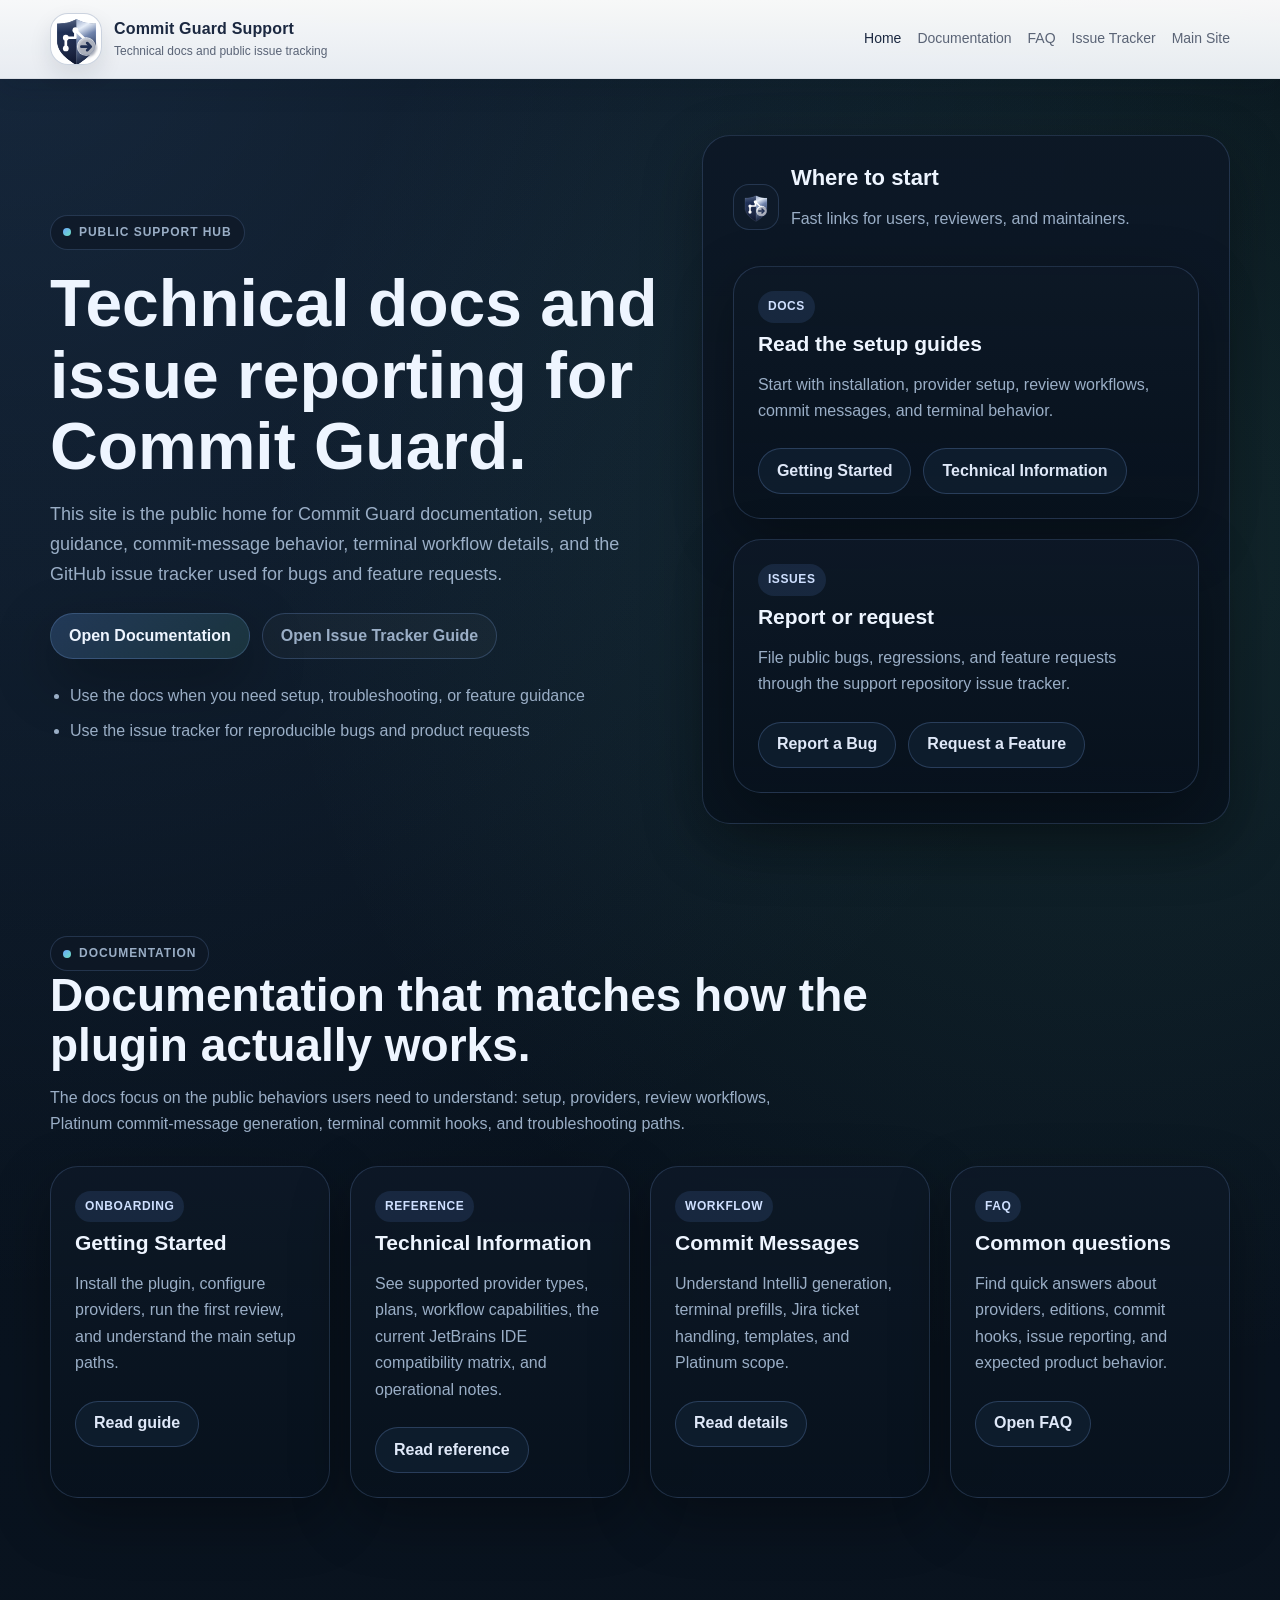
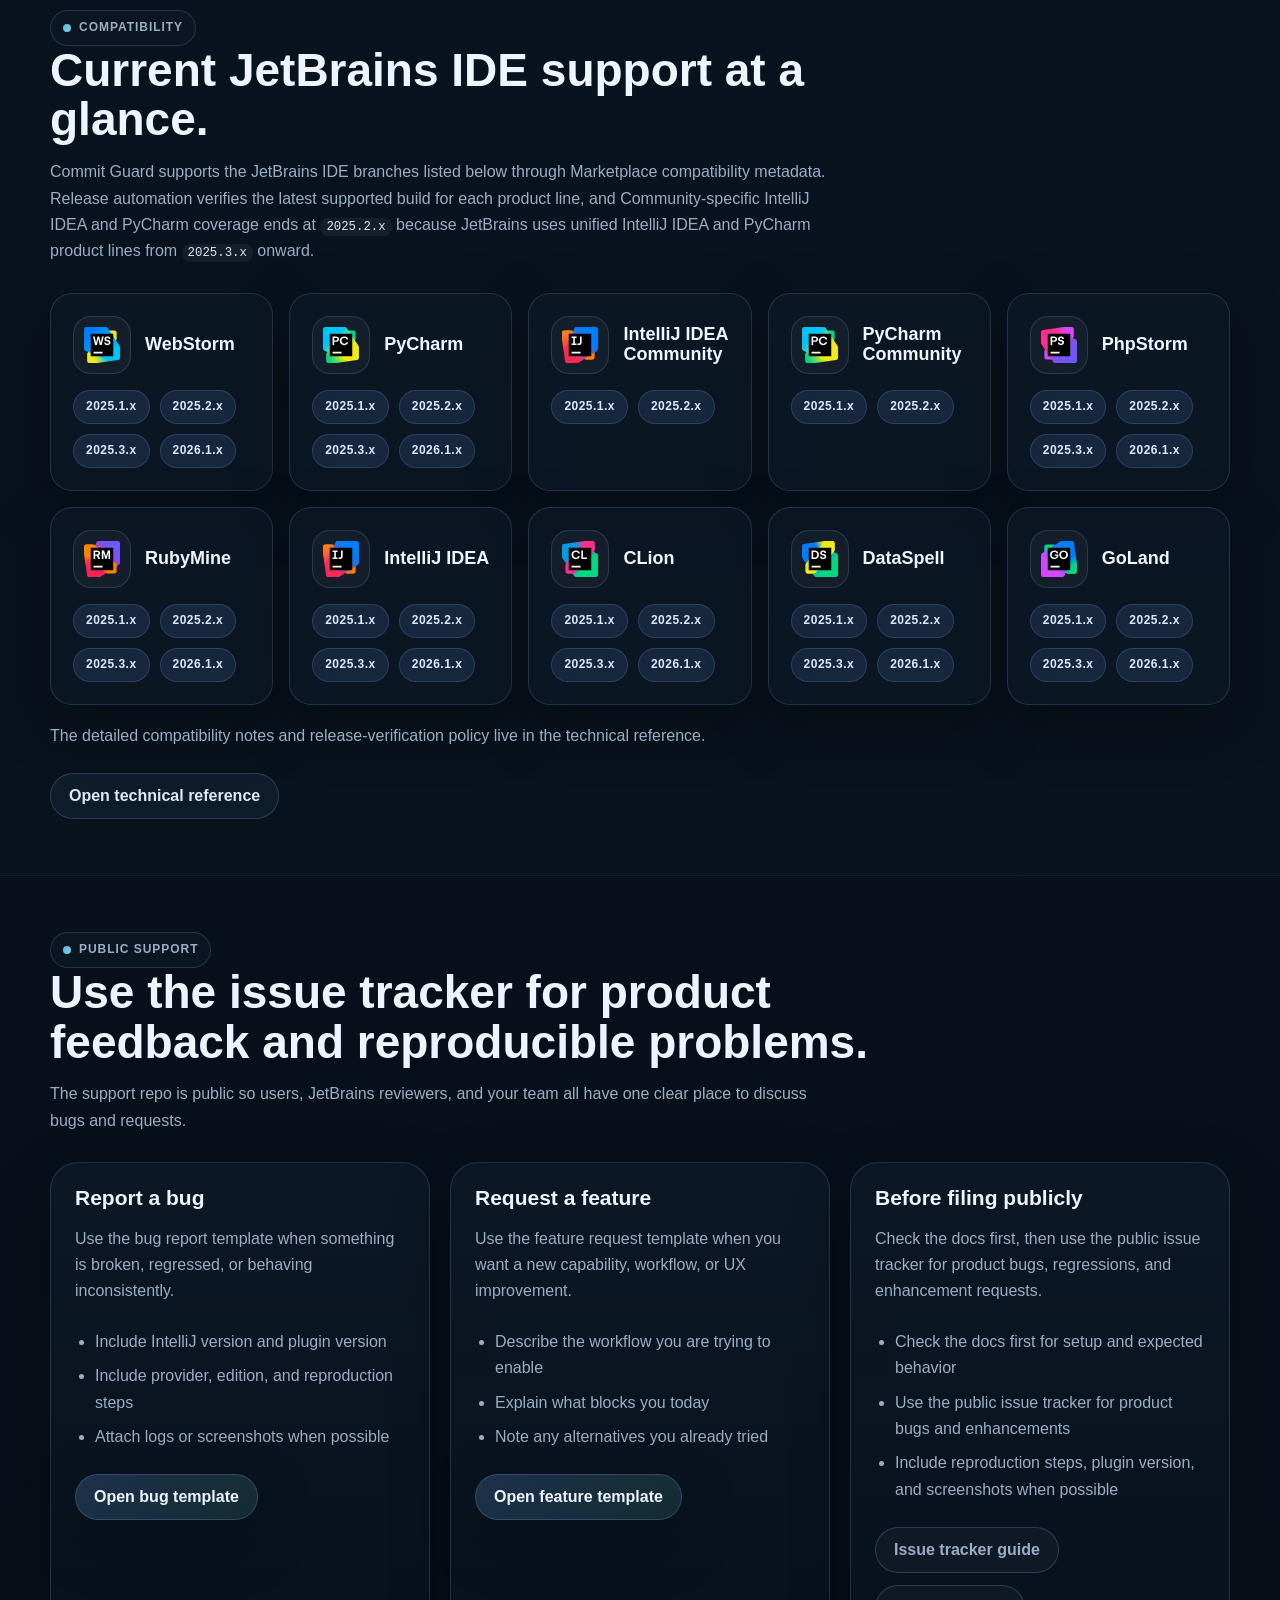
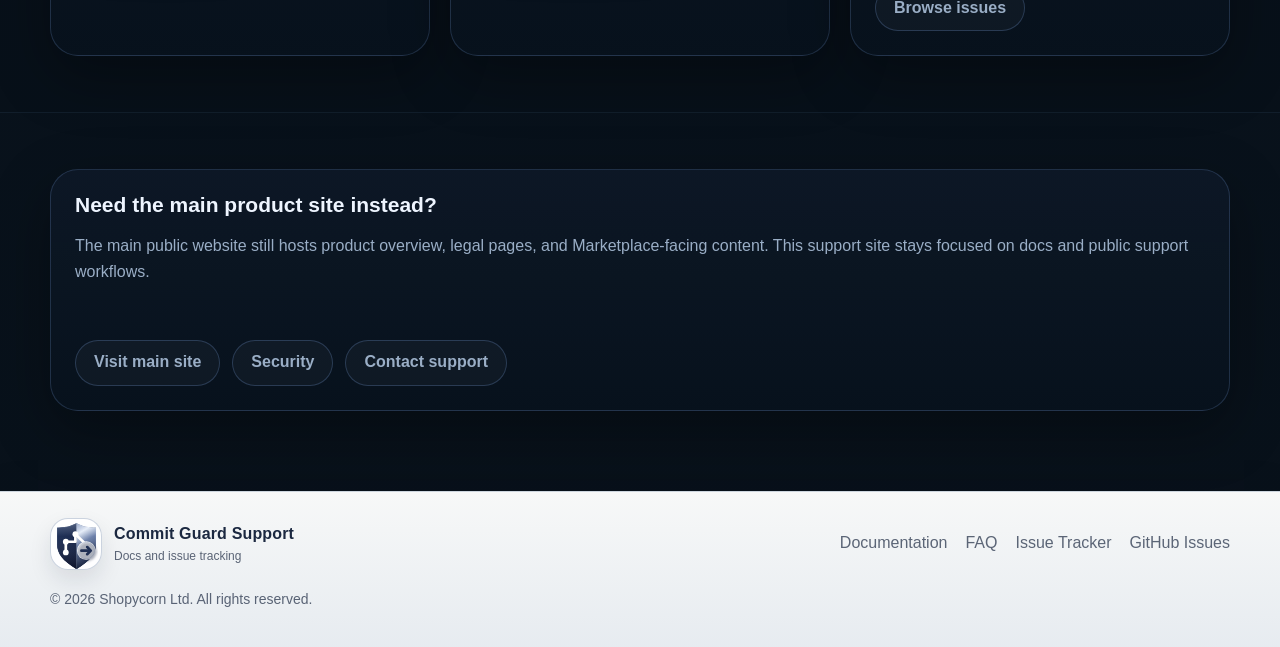
<file: index.html>
<!doctype html>
<html lang="en">
  <head>
    <meta charset="utf-8" />
    <meta name="viewport" content="width=device-width, initial-scale=1" />
    <title>Commit Guard Support | Documentation and Issue Tracker</title>
    <meta
      name="description"
      content="Public technical documentation and issue tracking for Commit Guard, the workflow-driven AI code review plugin for IntelliJ."
    />
    <link rel="stylesheet" href="./assets/site.css" />
  </head>
  <body>
    <header class="site-header">
      <div class="container nav-shell">
        <a class="brand" href="./">
          <span class="brand-logo" aria-hidden="true">
            <img src="./assets/commit-guard-logo.svg" alt="Commit Guard logo" width="52" height="52" />
          </span>
          <span>
            <strong>Commit Guard Support</strong>
            <em>Technical docs and public issue tracking</em>
          </span>
        </a>

        <nav class="site-nav" aria-label="Primary">
          <a href="./" aria-current="page">Home</a>
          <a href="./docs/">Documentation</a>
          <a href="./docs/faq/">FAQ</a>
          <a href="./issue-tracker/">Issue Tracker</a>
          <a href="https://shopycorn.co.uk/">Main Site</a>
        </nav>
      </div>
    </header>

    <main>
      <section class="hero-band">
        <div class="container hero-grid">
          <div>
            <div class="eyebrow">Public Support Hub</div>
            <h1>Technical docs and issue reporting for Commit Guard.</h1>
            <p class="lede">
              This site is the public home for Commit Guard documentation, setup guidance, commit-message behavior,
              terminal workflow details, and the GitHub issue tracker used for bugs and feature requests.
            </p>

            <div class="hero-actions">
              <a class="button" href="./docs/">Open Documentation</a>
              <a class="button secondary" href="./issue-tracker/">Open Issue Tracker Guide</a>
            </div>

            <ul class="hero-points">
              <li>Use the docs when you need setup, troubleshooting, or feature guidance</li>
              <li>Use the issue tracker for reproducible bugs and product requests</li>
            </ul>
          </div>

          <div class="hero-panel">
            <div class="hero-panel-title">
              <img class="mini-logo" src="./assets/commit-guard-logo.svg" alt="" width="46" height="46" />
              <div>
                <h3>Where to start</h3>
                <p class="muted">Fast links for users, reviewers, and maintainers.</p>
              </div>
            </div>

            <div class="card-grid">
              <article class="info-card">
                <div class="card-kicker">Docs</div>
                <h3>Read the setup guides</h3>
                <p>Start with installation, provider setup, review workflows, commit messages, and terminal behavior.</p>
                <div class="card-actions">
                  <a class="button ghost" href="./docs/getting-started/">Getting Started</a>
                  <a class="button ghost" href="./docs/technical-information/">Technical Information</a>
                </div>
              </article>

              <article class="info-card">
                <div class="card-kicker">Issues</div>
                <h3>Report or request</h3>
                <p>File public bugs, regressions, and feature requests through the support repository issue tracker.</p>
                <div class="card-actions">
                  <a class="button ghost" href="https://github.com/shopycornltd/commit-guard-support/issues/new?template=bug_report.md">Report a Bug</a>
                  <a class="button ghost" href="https://github.com/shopycornltd/commit-guard-support/issues/new?template=feature_request.md">Request a Feature</a>
                </div>
              </article>
            </div>
          </div>
        </div>
      </section>

      <section class="section">
        <div class="container">
          <div class="section-heading">
            <div class="eyebrow">Documentation</div>
            <h2>Documentation that matches how the plugin actually works.</h2>
            <p>
              The docs focus on the public behaviors users need to understand: setup, providers, review workflows,
              Platinum commit-message generation, terminal commit hooks, and troubleshooting paths.
            </p>
          </div>

          <div class="card-grid docs-grid">
            <article class="doc-card">
              <div class="card-kicker">Onboarding</div>
              <h3>Getting Started</h3>
              <p>Install the plugin, configure providers, run the first review, and understand the main setup paths.</p>
              <div class="doc-actions">
                <a class="button ghost" href="./docs/getting-started/">Read guide</a>
              </div>
            </article>

            <article class="doc-card">
              <div class="card-kicker">Reference</div>
              <h3>Technical Information</h3>
              <p>See supported provider types, plans, workflow capabilities, the current JetBrains IDE compatibility matrix, and operational notes.</p>
              <div class="doc-actions">
                <a class="button ghost" href="./docs/technical-information/">Read reference</a>
              </div>
            </article>

            <article class="doc-card">
              <div class="card-kicker">Workflow</div>
              <h3>Commit Messages</h3>
              <p>Understand IntelliJ generation, terminal prefills, Jira ticket handling, templates, and Platinum scope.</p>
              <div class="doc-actions">
                <a class="button ghost" href="./docs/commit-messages/">Read details</a>
              </div>
            </article>

            <article class="doc-card">
              <div class="card-kicker">FAQ</div>
              <h3>Common questions</h3>
              <p>Find quick answers about providers, editions, commit hooks, issue reporting, and expected product behavior.</p>
              <div class="doc-actions">
                <a class="button ghost" href="./docs/faq/">Open FAQ</a>
              </div>
            </article>
          </div>
        </div>
      </section>

      <section class="section">
        <div class="container">
          <div class="section-heading">
            <div class="eyebrow">Compatibility</div>
            <h2>Current JetBrains IDE support at a glance.</h2>
            <p>
              Commit Guard supports the JetBrains IDE branches listed below through Marketplace compatibility metadata. Release automation verifies the latest supported
              build for each product line, and Community-specific IntelliJ IDEA and PyCharm coverage ends at <code>2025.2.x</code> because JetBrains uses unified
              IntelliJ IDEA and PyCharm product lines from <code>2025.3.x</code> onward.
            </p>
          </div>

          <div class="compatibility-grid" aria-label="Supported JetBrains IDEs and version branches">
            <article class="ide-card">
              <div class="ide-card-header">
                <span class="ide-mark" aria-hidden="true">
                  <img src="./assets/ide-logos/webstorm.svg" alt="" width="64" height="64" loading="lazy" />
                </span>
                <h3>WebStorm</h3>
              </div>
              <div class="version-chips" aria-label="Supported versions for WebStorm">
                <span class="version-chip">2025.1.x</span>
                <span class="version-chip">2025.2.x</span>
                <span class="version-chip">2025.3.x</span>
                <span class="version-chip">2026.1.x</span>
              </div>
            </article>

            <article class="ide-card">
              <div class="ide-card-header">
                <span class="ide-mark" aria-hidden="true">
                  <img src="./assets/ide-logos/pycharm.svg" alt="" width="64" height="64" loading="lazy" />
                </span>
                <h3>PyCharm</h3>
              </div>
              <div class="version-chips" aria-label="Supported versions for PyCharm">
                <span class="version-chip">2025.1.x</span>
                <span class="version-chip">2025.2.x</span>
                <span class="version-chip">2025.3.x</span>
                <span class="version-chip">2026.1.x</span>
              </div>
            </article>

            <article class="ide-card">
              <div class="ide-card-header">
                <span class="ide-mark" aria-hidden="true">
                  <img src="./assets/ide-logos/intellij-idea.svg" alt="" width="64" height="64" loading="lazy" />
                </span>
                <h3>IntelliJ IDEA Community</h3>
              </div>
              <div class="version-chips" aria-label="Supported versions for IntelliJ IDEA Community">
                <span class="version-chip">2025.1.x</span>
                <span class="version-chip">2025.2.x</span>
              </div>
            </article>

            <article class="ide-card">
              <div class="ide-card-header">
                <span class="ide-mark" aria-hidden="true">
                  <img src="./assets/ide-logos/pycharm.svg" alt="" width="64" height="64" loading="lazy" />
                </span>
                <h3>PyCharm Community</h3>
              </div>
              <div class="version-chips" aria-label="Supported versions for PyCharm Community">
                <span class="version-chip">2025.1.x</span>
                <span class="version-chip">2025.2.x</span>
              </div>
            </article>

            <article class="ide-card">
              <div class="ide-card-header">
                <span class="ide-mark" aria-hidden="true">
                  <img src="./assets/ide-logos/phpstorm.svg" alt="" width="64" height="64" loading="lazy" />
                </span>
                <h3>PhpStorm</h3>
              </div>
              <div class="version-chips" aria-label="Supported versions for PhpStorm">
                <span class="version-chip">2025.1.x</span>
                <span class="version-chip">2025.2.x</span>
                <span class="version-chip">2025.3.x</span>
                <span class="version-chip">2026.1.x</span>
              </div>
            </article>

            <article class="ide-card">
              <div class="ide-card-header">
                <span class="ide-mark" aria-hidden="true">
                  <img src="./assets/ide-logos/rubymine.svg" alt="" width="64" height="64" loading="lazy" />
                </span>
                <h3>RubyMine</h3>
              </div>
              <div class="version-chips" aria-label="Supported versions for RubyMine">
                <span class="version-chip">2025.1.x</span>
                <span class="version-chip">2025.2.x</span>
                <span class="version-chip">2025.3.x</span>
                <span class="version-chip">2026.1.x</span>
              </div>
            </article>

            <article class="ide-card">
              <div class="ide-card-header">
                <span class="ide-mark" aria-hidden="true">
                  <img src="./assets/ide-logos/intellij-idea.svg" alt="" width="64" height="64" loading="lazy" />
                </span>
                <h3>IntelliJ IDEA</h3>
              </div>
              <div class="version-chips" aria-label="Supported versions for IntelliJ IDEA">
                <span class="version-chip">2025.1.x</span>
                <span class="version-chip">2025.2.x</span>
                <span class="version-chip">2025.3.x</span>
                <span class="version-chip">2026.1.x</span>
              </div>
            </article>

            <article class="ide-card">
              <div class="ide-card-header">
                <span class="ide-mark" aria-hidden="true">
                  <img src="./assets/ide-logos/clion.svg" alt="" width="64" height="64" loading="lazy" />
                </span>
                <h3>CLion</h3>
              </div>
              <div class="version-chips" aria-label="Supported versions for CLion">
                <span class="version-chip">2025.1.x</span>
                <span class="version-chip">2025.2.x</span>
                <span class="version-chip">2025.3.x</span>
                <span class="version-chip">2026.1.x</span>
              </div>
            </article>

            <article class="ide-card">
              <div class="ide-card-header">
                <span class="ide-mark" aria-hidden="true">
                  <img src="./assets/ide-logos/dataspell.svg" alt="" width="64" height="64" loading="lazy" />
                </span>
                <h3>DataSpell</h3>
              </div>
              <div class="version-chips" aria-label="Supported versions for DataSpell">
                <span class="version-chip">2025.1.x</span>
                <span class="version-chip">2025.2.x</span>
                <span class="version-chip">2025.3.x</span>
                <span class="version-chip">2026.1.x</span>
              </div>
            </article>

            <article class="ide-card">
              <div class="ide-card-header">
                <span class="ide-mark" aria-hidden="true">
                  <img src="./assets/ide-logos/goland.svg" alt="" width="64" height="64" loading="lazy" />
                </span>
                <h3>GoLand</h3>
              </div>
              <div class="version-chips" aria-label="Supported versions for GoLand">
                <span class="version-chip">2025.1.x</span>
                <span class="version-chip">2025.2.x</span>
                <span class="version-chip">2025.3.x</span>
                <span class="version-chip">2026.1.x</span>
              </div>
            </article>
          </div>

          <div class="compatibility-note">
            <p>The detailed compatibility notes and release-verification policy live in the technical reference.</p>
          </div>

          <div class="compatibility-actions">
            <a class="button ghost" href="./docs/technical-information/">Open technical reference</a>
          </div>
        </div>
      </section>

      <section class="section section-contrast">
        <div class="container">
          <div class="section-heading">
            <div class="eyebrow">Public Support</div>
            <h2>Use the issue tracker for product feedback and reproducible problems.</h2>
            <p>
              The support repo is public so users, JetBrains reviewers, and your team all have one clear place to
              discuss bugs and requests.
            </p>
          </div>

          <div class="card-grid support-grid">
            <article class="support-panel">
              <h3>Report a bug</h3>
              <p>Use the bug report template when something is broken, regressed, or behaving inconsistently.</p>
              <ul class="checklist">
                <li>Include IntelliJ version and plugin version</li>
                <li>Include provider, edition, and reproduction steps</li>
                <li>Attach logs or screenshots when possible</li>
              </ul>
              <div class="support-actions">
                <a class="button" href="https://github.com/shopycornltd/commit-guard-support/issues/new?template=bug_report.md">Open bug template</a>
              </div>
            </article>

            <article class="support-panel">
              <h3>Request a feature</h3>
              <p>Use the feature request template when you want a new capability, workflow, or UX improvement.</p>
              <ul class="checklist">
                <li>Describe the workflow you are trying to enable</li>
                <li>Explain what blocks you today</li>
                <li>Note any alternatives you already tried</li>
              </ul>
              <div class="support-actions">
                <a class="button" href="https://github.com/shopycornltd/commit-guard-support/issues/new?template=feature_request.md">Open feature template</a>
              </div>
            </article>

            <article class="support-panel">
              <h3>Before filing publicly</h3>
              <p>Check the docs first, then use the public issue tracker for product bugs, regressions, and enhancement requests.</p>
              <ul class="checklist">
                <li>Check the docs first for setup and expected behavior</li>
                <li>Use the public issue tracker for product bugs and enhancements</li>
                <li>Include reproduction steps, plugin version, and screenshots when possible</li>
              </ul>
              <div class="support-actions">
                <a class="button secondary" href="./issue-tracker/">Issue tracker guide</a>
                <a class="button secondary" href="https://github.com/shopycornltd/commit-guard-support/issues">Browse issues</a>
              </div>
            </article>
          </div>
        </div>
      </section>

      <section class="section">
        <div class="container">
          <div class="cta-panel">
            <div class="cta-copy">
              <h3>Need the main product site instead?</h3>
              <p>
                The main public website still hosts product overview, legal pages, and Marketplace-facing content.
                This support site stays focused on docs and public support workflows.
              </p>
            </div>
            <div class="hero-actions">
              <a class="button secondary" href="https://shopycorn.co.uk/">Visit main site</a>
              <a class="button secondary" href="https://shopycorn.co.uk/security/">Security</a>
              <a class="button secondary" href="mailto:support@shopycorn.co.uk">Contact support</a>
            </div>
          </div>
        </div>
      </section>
    </main>

    <footer class="site-footer">
      <div class="container footer-grid">
        <a class="brand" href="./">
          <span class="brand-logo" aria-hidden="true">
            <img src="./assets/commit-guard-logo.svg" alt="" width="52" height="52" />
          </span>
          <span>
            <strong>Commit Guard Support</strong>
            <em>Docs and issue tracking</em>
          </span>
        </a>

        <div class="footer-links">
          <a href="./docs/">Documentation</a>
          <a href="./docs/faq/">FAQ</a>
          <a href="./issue-tracker/">Issue Tracker</a>
          <a href="https://github.com/shopycornltd/commit-guard-support/issues">GitHub Issues</a>
        </div>
      </div>
      <div class="container footer-copy">
        <span>&copy; 2026 Shopycorn Ltd. All rights reserved.</span>
      </div>
    </footer>
  </body>
</html>
</file>
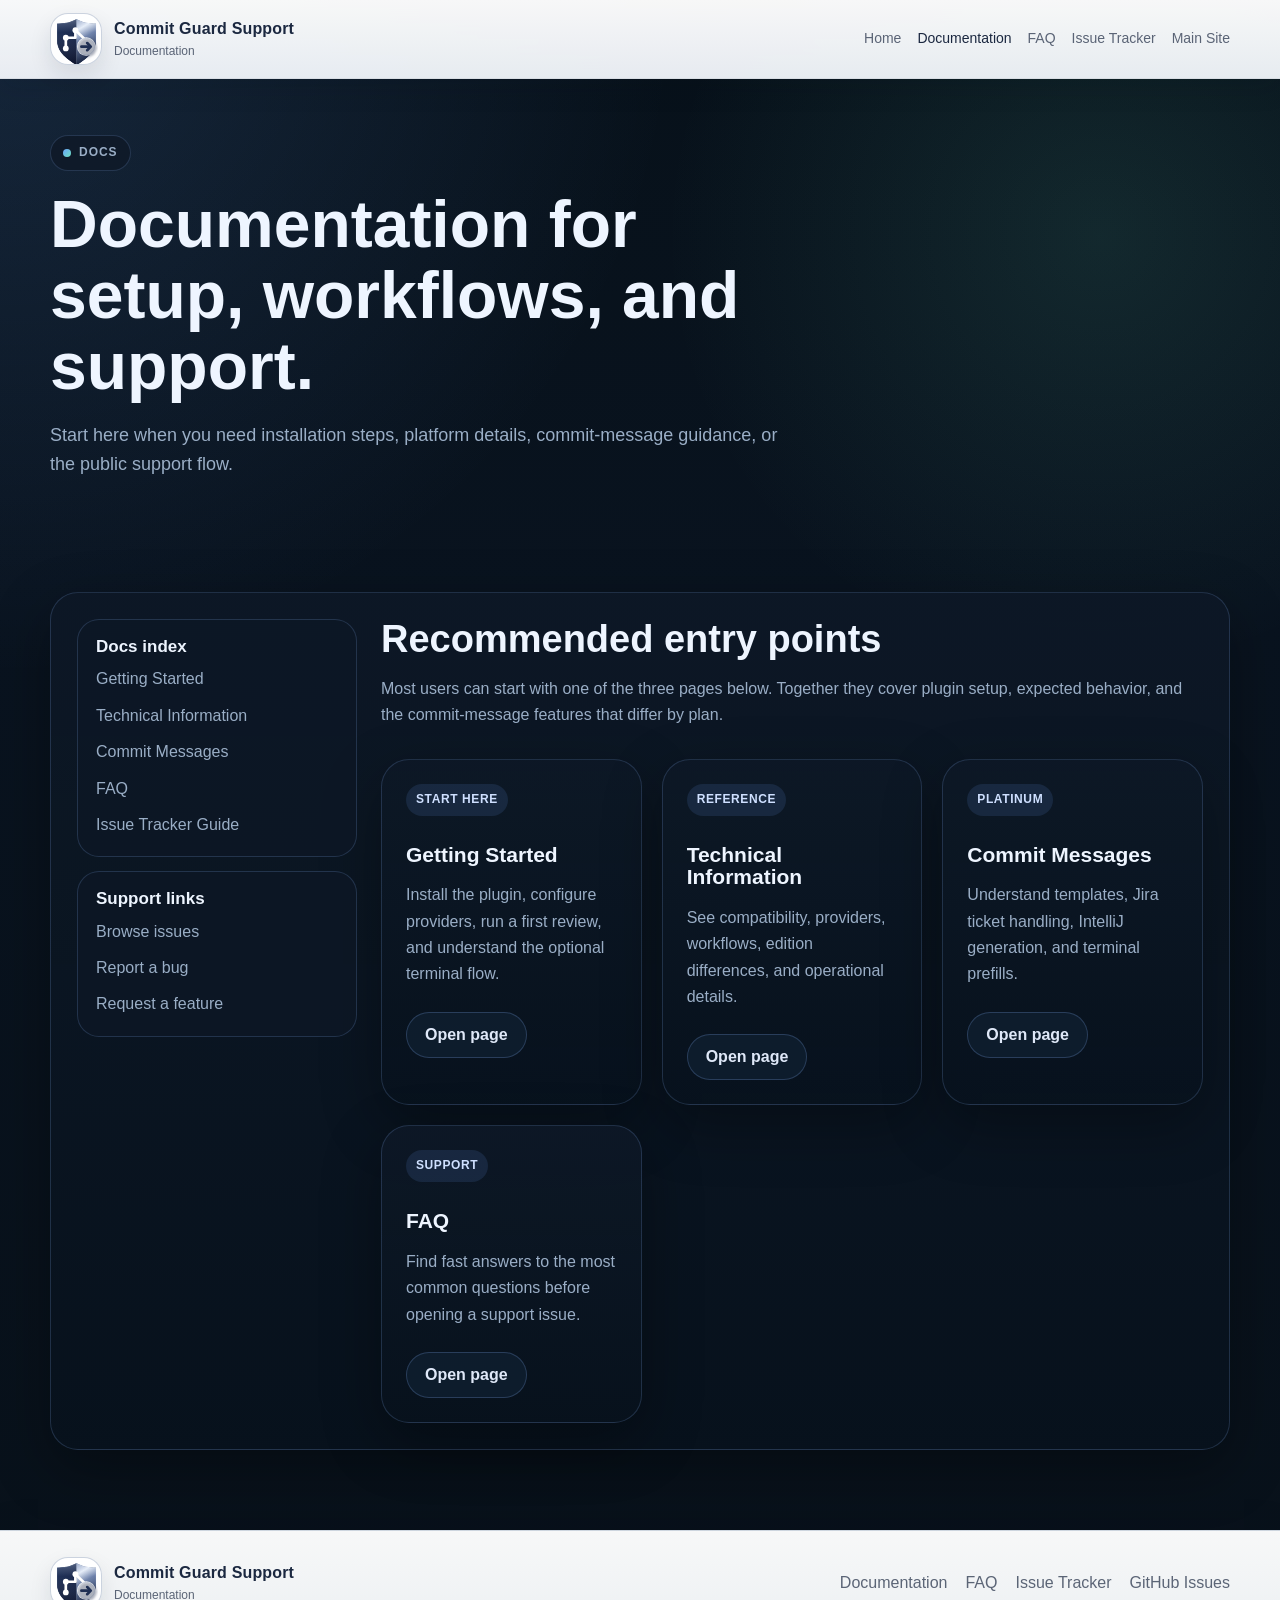
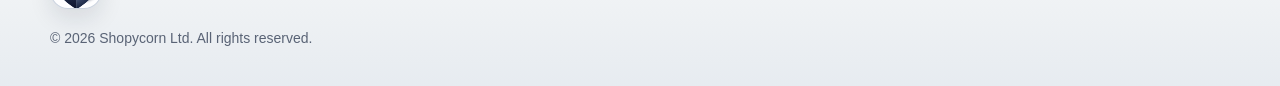
<file: docs/index.html>
<!doctype html>
<html lang="en">
  <head>
    <meta charset="utf-8" />
    <meta name="viewport" content="width=device-width, initial-scale=1" />
    <title>Commit Guard Documentation</title>
    <meta
      name="description"
      content="Technical documentation for Commit Guard, including setup, technical information, and commit-message behavior."
    />
    <link rel="stylesheet" href="../assets/site.css" />
  </head>
  <body>
    <header class="site-header">
      <div class="container nav-shell">
        <a class="brand" href="../">
          <span class="brand-logo" aria-hidden="true">
            <img src="../assets/commit-guard-logo.svg" alt="Commit Guard logo" width="52" height="52" />
          </span>
          <span>
            <strong>Commit Guard Support</strong>
            <em>Documentation</em>
          </span>
        </a>

        <nav class="site-nav" aria-label="Primary">
          <a href="../">Home</a>
          <a href="./" aria-current="page">Documentation</a>
          <a href="./faq/">FAQ</a>
          <a href="../issue-tracker/">Issue Tracker</a>
          <a href="https://shopycorn.co.uk/">Main Site</a>
        </nav>
      </div>
    </header>

    <main>
      <section class="page-hero">
        <div class="container">
          <div class="eyebrow">Docs</div>
          <h1>Documentation for setup, workflows, and support.</h1>
          <p class="lede">
            Start here when you need installation steps, platform details, commit-message guidance, or the public support flow.
          </p>
        </div>
      </section>

      <section class="section">
        <div class="container doc-shell">
          <aside class="doc-sidebar">
            <div class="sidebar-card">
              <h3>Docs index</h3>
              <div class="sidebar-links">
                <a href="./getting-started/">Getting Started</a>
                <a href="./technical-information/">Technical Information</a>
                <a href="./commit-messages/">Commit Messages</a>
                <a href="./faq/">FAQ</a>
                <a href="../issue-tracker/">Issue Tracker Guide</a>
              </div>
            </div>

            <div class="sidebar-card">
              <h3>Support links</h3>
              <div class="sidebar-links">
                <a href="https://github.com/shopycornltd/commit-guard-support/issues">Browse issues</a>
                <a href="https://github.com/shopycornltd/commit-guard-support/issues/new?template=bug_report.md">Report a bug</a>
                <a href="https://github.com/shopycornltd/commit-guard-support/issues/new?template=feature_request.md">Request a feature</a>
              </div>
            </div>
          </aside>

          <div class="doc-body">
            <section>
              <h2>Recommended entry points</h2>
              <p>
                Most users can start with one of the three pages below. Together they cover plugin setup, expected behavior,
                and the commit-message features that differ by plan.
              </p>
            </section>

            <section class="card-grid docs-grid">
              <article class="doc-card">
                <div class="card-kicker">Start here</div>
                <h3>Getting Started</h3>
                <p>Install the plugin, configure providers, run a first review, and understand the optional terminal flow.</p>
                <div class="doc-actions">
                  <a class="button ghost" href="./getting-started/">Open page</a>
                </div>
              </article>

              <article class="doc-card">
                <div class="card-kicker">Reference</div>
                <h3>Technical Information</h3>
                <p>See compatibility, providers, workflows, edition differences, and operational details.</p>
                <div class="doc-actions">
                  <a class="button ghost" href="./technical-information/">Open page</a>
                </div>
              </article>

              <article class="doc-card">
                <div class="card-kicker">Platinum</div>
                <h3>Commit Messages</h3>
                <p>Understand templates, Jira ticket handling, IntelliJ generation, and terminal prefills.</p>
                <div class="doc-actions">
                  <a class="button ghost" href="./commit-messages/">Open page</a>
                </div>
              </article>

              <article class="doc-card">
                <div class="card-kicker">Support</div>
                <h3>FAQ</h3>
                <p>Find fast answers to the most common questions before opening a support issue.</p>
                <div class="doc-actions">
                  <a class="button ghost" href="./faq/">Open page</a>
                </div>
              </article>
            </section>

          </div>
        </div>
      </section>
    </main>

    <footer class="site-footer">
      <div class="container footer-grid">
        <a class="brand" href="../">
          <span class="brand-logo" aria-hidden="true">
            <img src="../assets/commit-guard-logo.svg" alt="" width="52" height="52" />
          </span>
          <span>
            <strong>Commit Guard Support</strong>
            <em>Documentation</em>
          </span>
        </a>

        <div class="footer-links">
          <a href="./">Documentation</a>
          <a href="./faq/">FAQ</a>
          <a href="../issue-tracker/">Issue Tracker</a>
          <a href="https://github.com/shopycornltd/commit-guard-support/issues">GitHub Issues</a>
        </div>
      </div>
      <div class="container footer-copy">
        <span>&copy; 2026 Shopycorn Ltd. All rights reserved.</span>
      </div>
    </footer>
  </body>
</html>
</file>
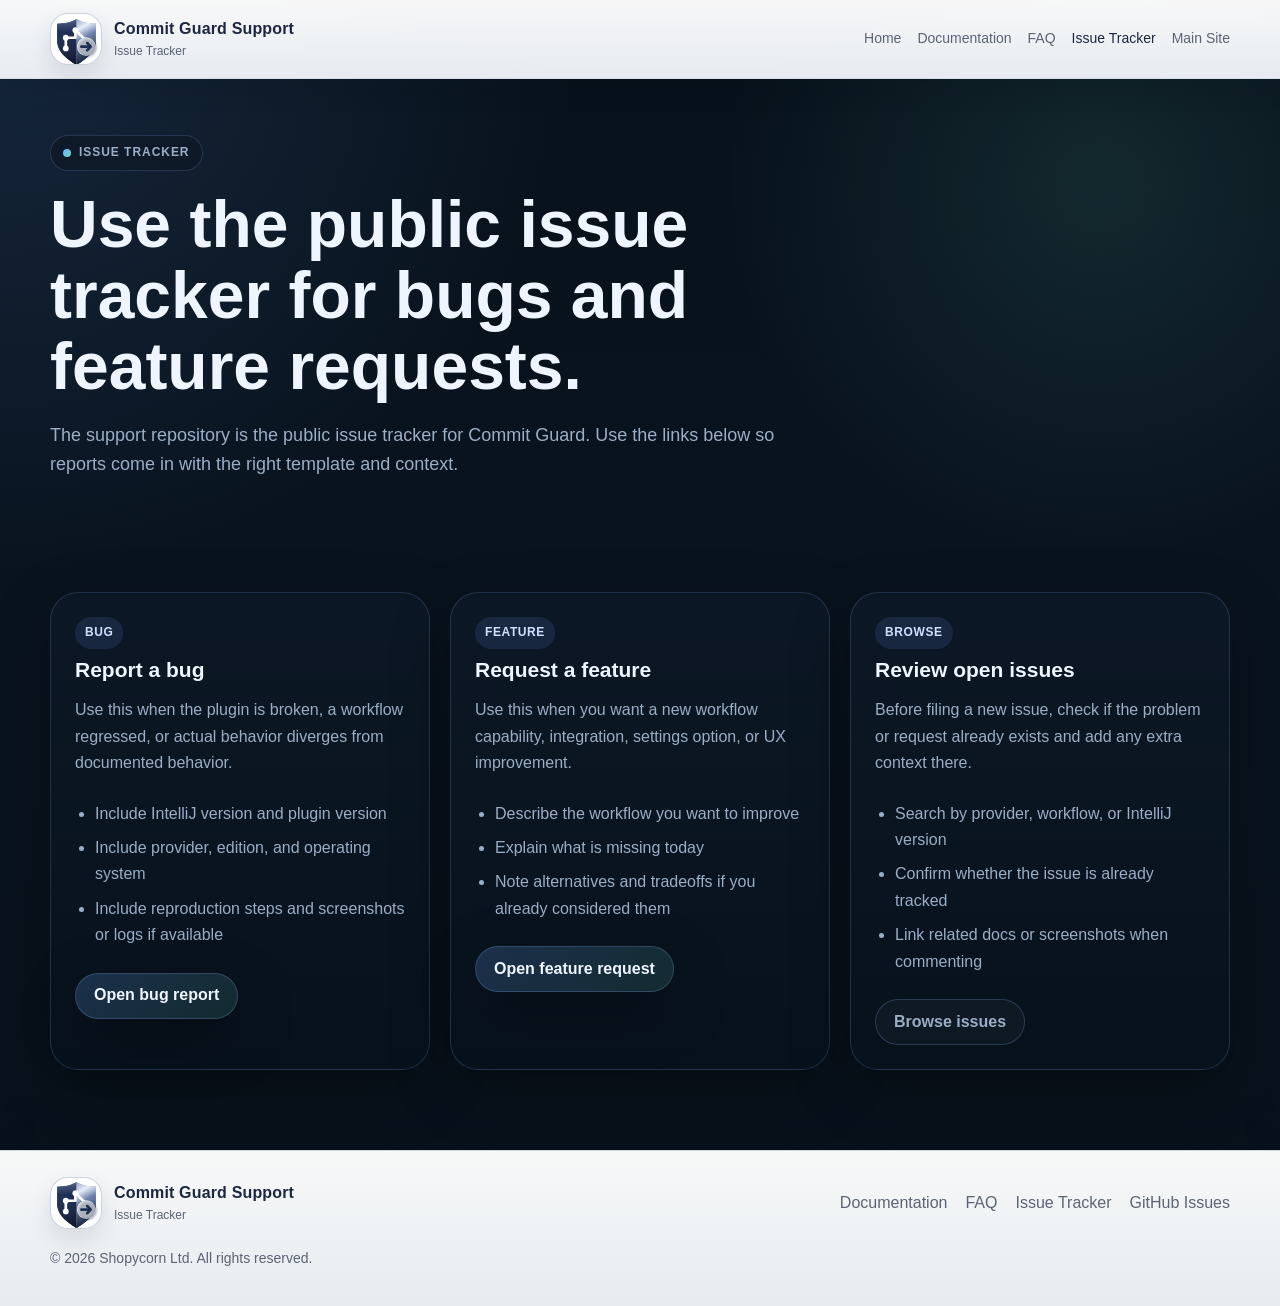
<file: issue-tracker/index.html>
<!doctype html>
<html lang="en">
  <head>
    <meta charset="utf-8" />
    <meta name="viewport" content="width=device-width, initial-scale=1" />
    <title>Commit Guard Support | Issue Tracker</title>
    <meta
      name="description"
      content="Public issue tracker guide for Commit Guard with direct links for bugs, features, and issue browsing."
    />
    <link rel="stylesheet" href="../assets/site.css" />
  </head>
  <body>
    <header class="site-header">
      <div class="container nav-shell">
        <a class="brand" href="../">
          <span class="brand-logo" aria-hidden="true">
            <img src="../assets/commit-guard-logo.svg" alt="Commit Guard logo" width="52" height="52" />
          </span>
          <span>
            <strong>Commit Guard Support</strong>
            <em>Issue Tracker</em>
          </span>
        </a>

        <nav class="site-nav" aria-label="Primary">
          <a href="../">Home</a>
          <a href="../docs/">Documentation</a>
          <a href="../docs/faq/">FAQ</a>
          <a href="./" aria-current="page">Issue Tracker</a>
          <a href="https://shopycorn.co.uk/">Main Site</a>
        </nav>
      </div>
    </header>

    <main>
      <section class="page-hero">
        <div class="container">
          <div class="eyebrow">Issue Tracker</div>
          <h1>Use the public issue tracker for bugs and feature requests.</h1>
          <p class="lede">
            The support repository is the public issue tracker for Commit Guard. Use the links below so reports come in with the right template and context.
          </p>
        </div>
      </section>

      <section class="section">
        <div class="container card-grid support-grid">
          <article class="support-panel">
            <div class="card-kicker">Bug</div>
            <h3>Report a bug</h3>
            <p>Use this when the plugin is broken, a workflow regressed, or actual behavior diverges from documented behavior.</p>
            <ul class="checklist">
              <li>Include IntelliJ version and plugin version</li>
              <li>Include provider, edition, and operating system</li>
              <li>Include reproduction steps and screenshots or logs if available</li>
            </ul>
            <div class="support-actions">
              <a class="button" href="https://github.com/shopycornltd/commit-guard-support/issues/new?template=bug_report.md">Open bug report</a>
            </div>
          </article>

          <article class="support-panel">
            <div class="card-kicker">Feature</div>
            <h3>Request a feature</h3>
            <p>Use this when you want a new workflow capability, integration, settings option, or UX improvement.</p>
            <ul class="checklist">
              <li>Describe the workflow you want to improve</li>
              <li>Explain what is missing today</li>
              <li>Note alternatives and tradeoffs if you already considered them</li>
            </ul>
            <div class="support-actions">
              <a class="button" href="https://github.com/shopycornltd/commit-guard-support/issues/new?template=feature_request.md">Open feature request</a>
            </div>
          </article>

          <article class="support-panel">
            <div class="card-kicker">Browse</div>
            <h3>Review open issues</h3>
            <p>Before filing a new issue, check if the problem or request already exists and add any extra context there.</p>
            <ul class="checklist">
              <li>Search by provider, workflow, or IntelliJ version</li>
              <li>Confirm whether the issue is already tracked</li>
              <li>Link related docs or screenshots when commenting</li>
            </ul>
            <div class="support-actions">
              <a class="button secondary" href="https://github.com/shopycornltd/commit-guard-support/issues">Browse issues</a>
            </div>
          </article>
        </div>
      </section>

    </main>

    <footer class="site-footer">
      <div class="container footer-grid">
        <a class="brand" href="../">
          <span class="brand-logo" aria-hidden="true">
            <img src="../assets/commit-guard-logo.svg" alt="" width="52" height="52" />
          </span>
          <span>
            <strong>Commit Guard Support</strong>
            <em>Issue Tracker</em>
          </span>
        </a>

        <div class="footer-links">
          <a href="../docs/">Documentation</a>
          <a href="../docs/faq/">FAQ</a>
          <a href="./">Issue Tracker</a>
          <a href="https://github.com/shopycornltd/commit-guard-support/issues">GitHub Issues</a>
        </div>
      </div>
      <div class="container footer-copy">
        <span>&copy; 2026 Shopycorn Ltd. All rights reserved.</span>
      </div>
    </footer>
  </body>
</html>
</file>
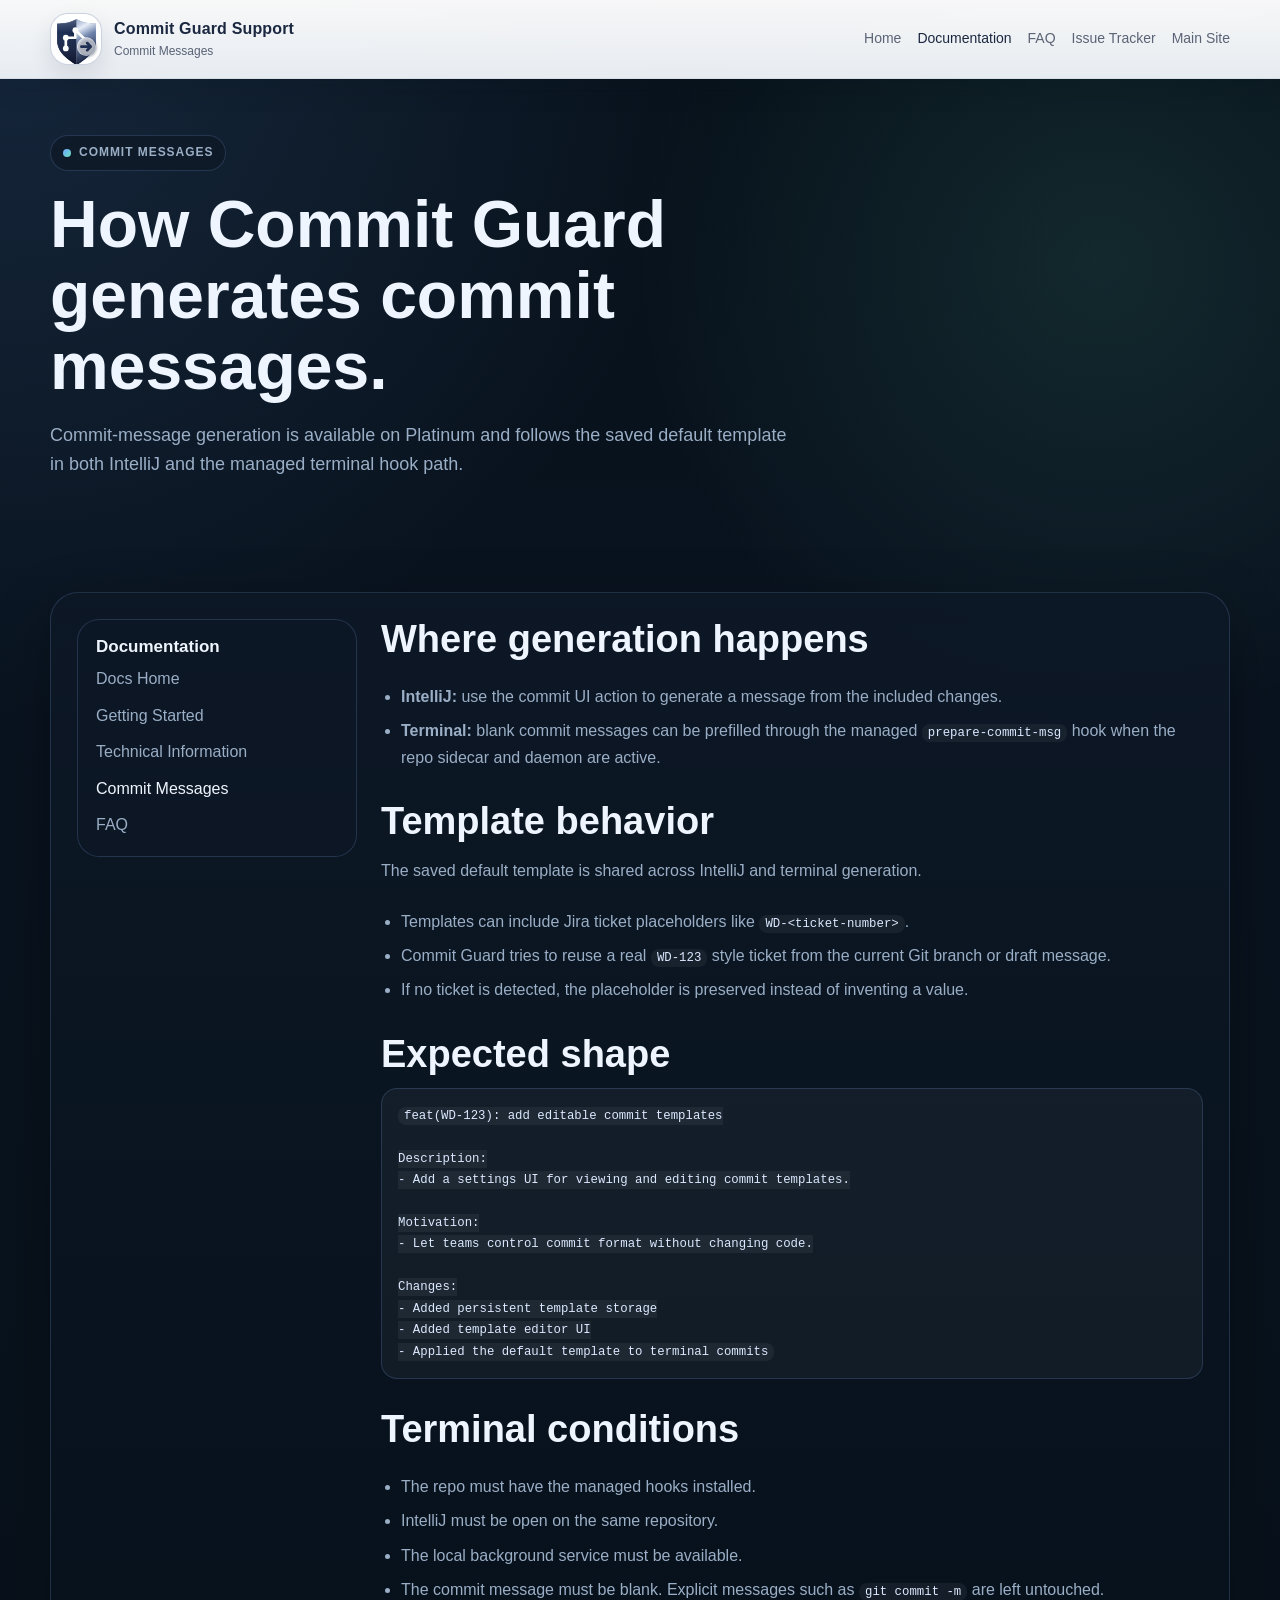
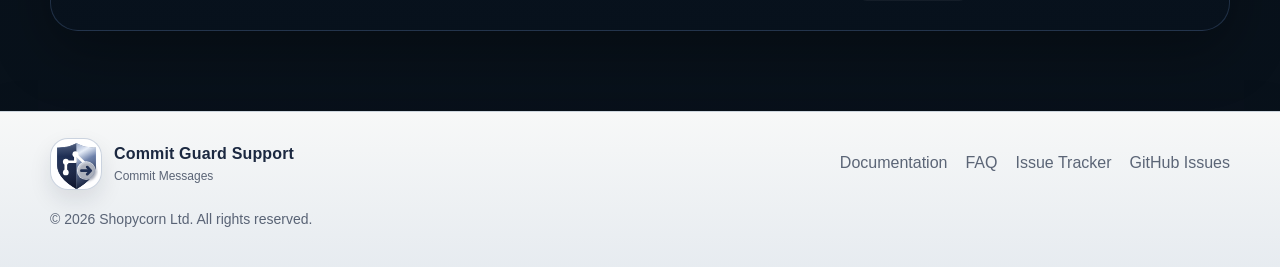
<file: docs/commit-messages/index.html>
<!doctype html>
<html lang="en">
  <head>
    <meta charset="utf-8" />
    <meta name="viewport" content="width=device-width, initial-scale=1" />
    <title>Commit Guard Docs | Commit Messages</title>
    <meta
      name="description"
      content="Commit-message generation details for Commit Guard, including templates, Jira ticket handling, IntelliJ generation, and terminal prefills."
    />
    <link rel="stylesheet" href="../../assets/site.css" />
  </head>
  <body>
    <header class="site-header">
      <div class="container nav-shell">
        <a class="brand" href="../../">
          <span class="brand-logo" aria-hidden="true">
            <img src="../../assets/commit-guard-logo.svg" alt="Commit Guard logo" width="52" height="52" />
          </span>
          <span>
            <strong>Commit Guard Support</strong>
            <em>Commit Messages</em>
          </span>
        </a>

        <nav class="site-nav" aria-label="Primary">
          <a href="../../">Home</a>
          <a href="../" aria-current="page">Documentation</a>
          <a href="../faq/">FAQ</a>
          <a href="../../issue-tracker/">Issue Tracker</a>
          <a href="https://shopycorn.co.uk/">Main Site</a>
        </nav>
      </div>
    </header>

    <main>
      <section class="page-hero">
        <div class="container">
          <div class="eyebrow">Commit Messages</div>
          <h1>How Commit Guard generates commit messages.</h1>
          <p class="lede">
            Commit-message generation is available on Platinum and follows the saved default template in both IntelliJ and the managed terminal hook path.
          </p>
        </div>
      </section>

      <section class="section">
        <div class="container doc-shell">
          <aside class="doc-sidebar">
            <div class="sidebar-card">
              <h3>Documentation</h3>
              <div class="sidebar-links">
                <a href="../">Docs Home</a>
                <a href="../getting-started/">Getting Started</a>
                <a href="../technical-information/">Technical Information</a>
                <a href="./" aria-current="page">Commit Messages</a>
                <a href="../faq/">FAQ</a>
              </div>
            </div>
          </aside>

          <div class="doc-body">
            <section>
              <h2>Where generation happens</h2>
              <ul class="doc-list">
                <li><strong>IntelliJ:</strong> use the commit UI action to generate a message from the included changes.</li>
                <li><strong>Terminal:</strong> blank commit messages can be prefilled through the managed <code>prepare-commit-msg</code> hook when the repo sidecar and daemon are active.</li>
              </ul>
            </section>

            <section>
              <h2>Template behavior</h2>
              <p>The saved default template is shared across IntelliJ and terminal generation.</p>
              <ul class="doc-list">
                <li>Templates can include Jira ticket placeholders like <code>WD-&lt;ticket-number&gt;</code>.</li>
                <li>Commit Guard tries to reuse a real <code>WD-123</code> style ticket from the current Git branch or draft message.</li>
                <li>If no ticket is detected, the placeholder is preserved instead of inventing a value.</li>
              </ul>
            </section>

            <section>
              <h2>Expected shape</h2>
              <pre><code>feat(WD-123): add editable commit templates

Description:
- Add a settings UI for viewing and editing commit templates.

Motivation:
- Let teams control commit format without changing code.

Changes:
- Added persistent template storage
- Added template editor UI
- Applied the default template to terminal commits</code></pre>
            </section>

            <section>
              <h2>Terminal conditions</h2>
              <ul class="doc-list">
                <li>The repo must have the managed hooks installed.</li>
                <li>IntelliJ must be open on the same repository.</li>
                <li>The local background service must be available.</li>
                <li>The commit message must be blank. Explicit messages such as <code>git commit -m</code> are left untouched.</li>
              </ul>
            </section>
          </div>
        </div>
      </section>
    </main>

    <footer class="site-footer">
      <div class="container footer-grid">
        <a class="brand" href="../../">
          <span class="brand-logo" aria-hidden="true">
            <img src="../../assets/commit-guard-logo.svg" alt="" width="52" height="52" />
          </span>
          <span>
            <strong>Commit Guard Support</strong>
            <em>Commit Messages</em>
          </span>
        </a>

        <div class="footer-links">
          <a href="../">Documentation</a>
          <a href="../faq/">FAQ</a>
          <a href="../../issue-tracker/">Issue Tracker</a>
          <a href="https://github.com/shopycornltd/commit-guard-support/issues">GitHub Issues</a>
        </div>
      </div>
      <div class="container footer-copy">
        <span>&copy; 2026 Shopycorn Ltd. All rights reserved.</span>
      </div>
    </footer>
  </body>
</html>
</file>
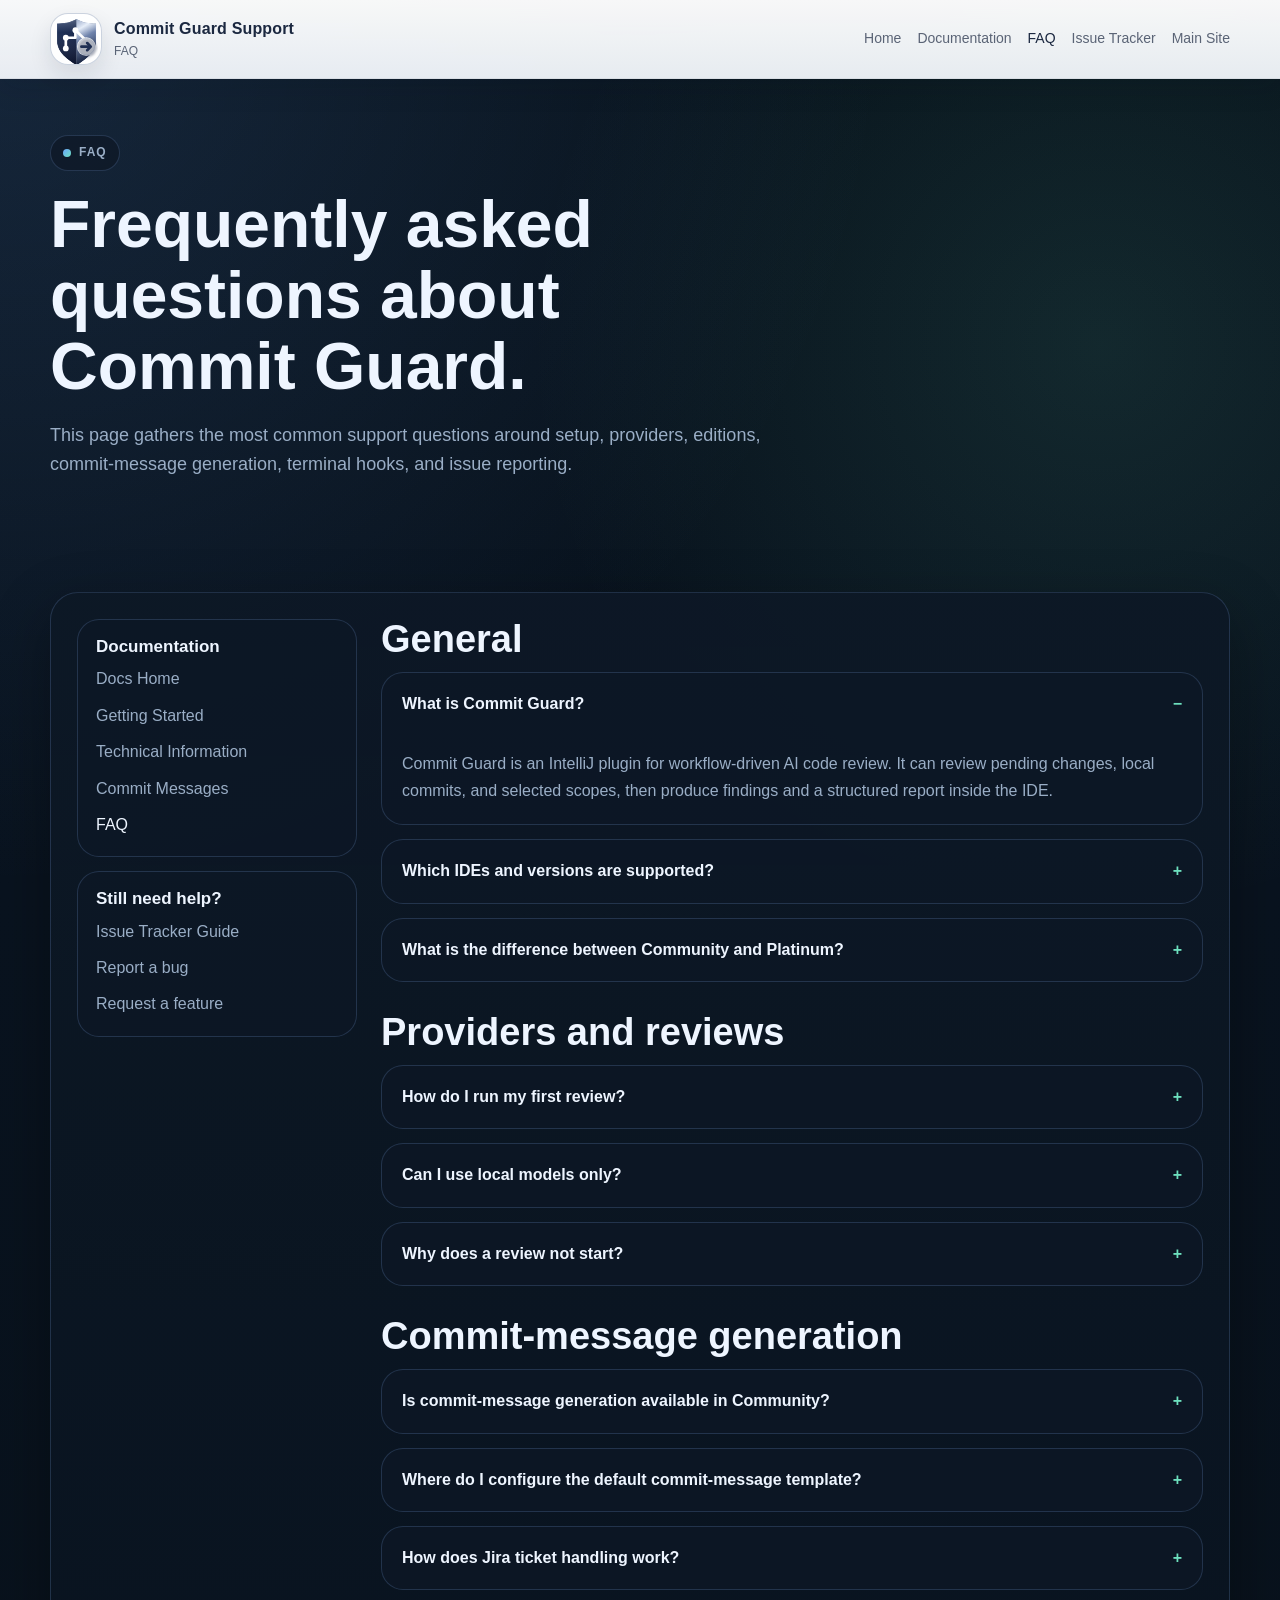
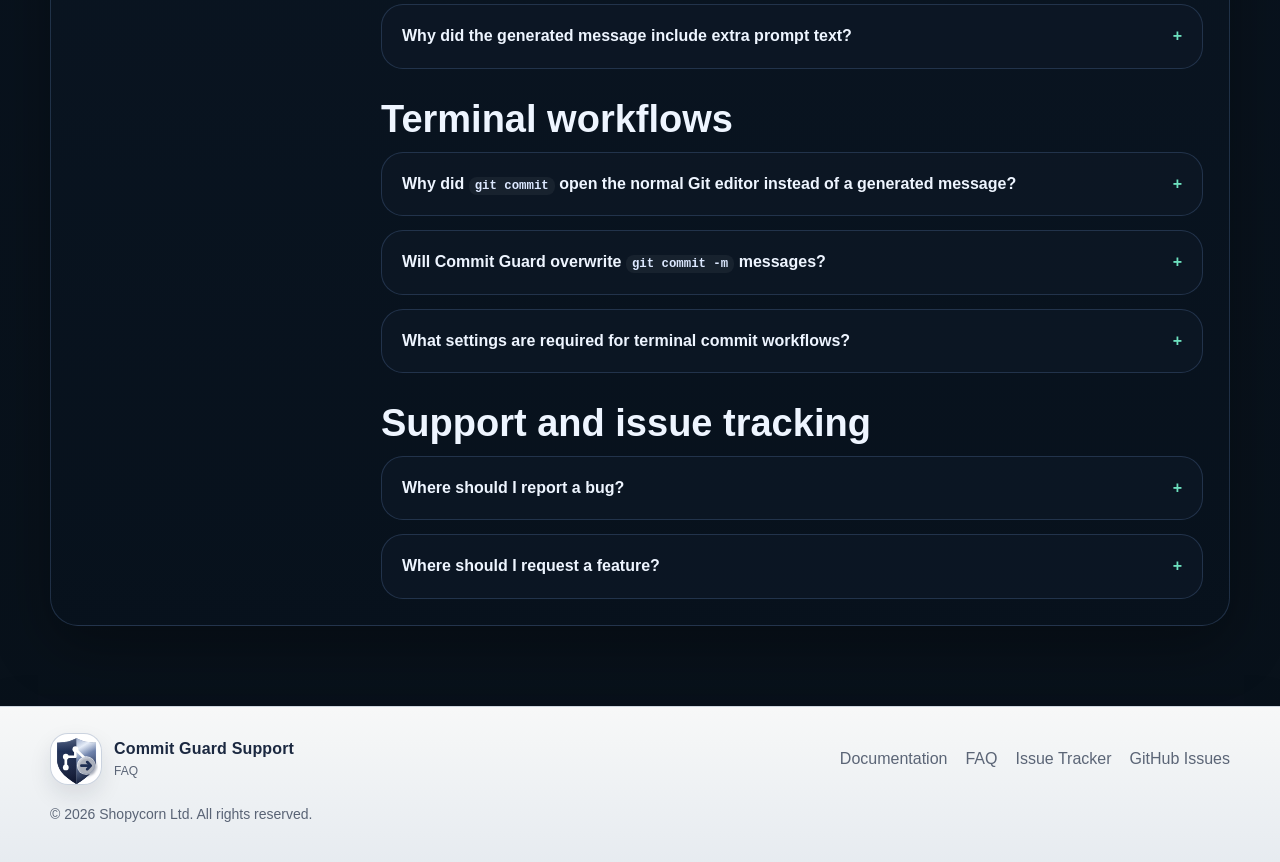
<file: docs/faq/index.html>
<!doctype html>
<html lang="en">
  <head>
    <meta charset="utf-8" />
    <meta name="viewport" content="width=device-width, initial-scale=1" />
    <title>Commit Guard Docs | FAQ</title>
    <meta
      name="description"
      content="Frequently asked questions for Commit Guard covering installation, editions, providers, commit messages, terminal hooks, troubleshooting, and support."
    />
    <link rel="stylesheet" href="../../assets/site.css" />
  </head>
  <body>
    <header class="site-header">
      <div class="container nav-shell">
        <a class="brand" href="../../">
          <span class="brand-logo" aria-hidden="true">
            <img src="../../assets/commit-guard-logo.svg" alt="Commit Guard logo" width="52" height="52" />
          </span>
          <span>
            <strong>Commit Guard Support</strong>
            <em>FAQ</em>
          </span>
        </a>

        <nav class="site-nav" aria-label="Primary">
          <a href="../../">Home</a>
          <a href="../">Documentation</a>
          <a href="./" aria-current="page">FAQ</a>
          <a href="../../issue-tracker/">Issue Tracker</a>
          <a href="https://shopycorn.co.uk/">Main Site</a>
        </nav>
      </div>
    </header>

    <main>
      <section class="page-hero">
        <div class="container">
          <div class="eyebrow">FAQ</div>
          <h1>Frequently asked questions about Commit Guard.</h1>
          <p class="lede">
            This page gathers the most common support questions around setup, providers, editions, commit-message generation, terminal hooks, and issue reporting.
          </p>
        </div>
      </section>

      <section class="section">
        <div class="container doc-shell">
          <aside class="doc-sidebar">
            <div class="sidebar-card">
              <h3>Documentation</h3>
              <div class="sidebar-links">
                <a href="../">Docs Home</a>
                <a href="../getting-started/">Getting Started</a>
                <a href="../technical-information/">Technical Information</a>
                <a href="../commit-messages/">Commit Messages</a>
                <a href="./" aria-current="page">FAQ</a>
              </div>
            </div>

            <div class="sidebar-card">
              <h3>Still need help?</h3>
              <div class="sidebar-links">
                <a href="../../issue-tracker/">Issue Tracker Guide</a>
                <a href="https://github.com/shopycornltd/commit-guard-support/issues/new?template=bug_report.md">Report a bug</a>
                <a href="https://github.com/shopycornltd/commit-guard-support/issues/new?template=feature_request.md">Request a feature</a>
              </div>
            </div>
          </aside>

          <div class="doc-body">
            <section>
              <h2>General</h2>
              <div class="faq-list">
                <details class="faq-item" open>
                  <summary>What is Commit Guard?</summary>
                  <div class="faq-answer">
                    <p>Commit Guard is an IntelliJ plugin for workflow-driven AI code review. It can review pending changes, local commits, and selected scopes, then produce findings and a structured report inside the IDE.</p>
                  </div>
                </details>

                <details class="faq-item">
                  <summary>Which IDEs and versions are supported?</summary>
                  <div class="faq-answer">
                    <p>Commit Guard is currently verified on WebStorm, PyCharm, IntelliJ IDEA Community, PyCharm Community, PhpStorm, RubyMine, IntelliJ IDEA, CLion, DataSpell, and GoLand.</p>
                    <p>
                      Supported branches are <code>2025.1.x</code>, <code>2025.2.x</code>, <code>2025.3.x</code>, and <code>2026.1.x</code>. IntelliJ IDEA Community and
                      PyCharm Community are verified through <code>2025.2.x</code> only because JetBrains uses unified IntelliJ IDEA and PyCharm product lines from
                      <code>2025.3.x</code> onward. Release automation verifies the latest supported build for each product line rather than every patch in each branch.
                      See the <a class="inline-link" href="../technical-information/">Technical Information</a> page for the full product matrix.
                    </p>
                  </div>
                </details>

                <details class="faq-item">
                  <summary>What is the difference between Community and Platinum?</summary>
                  <div class="faq-answer">
                    <p>Community focuses on local review with <code>Ollama CLI</code> and the core AI review flow. Platinum adds supported cloud providers, advanced workflows, commit-message generation, daemon features, terminal commit workflows, and debug tooling.</p>
                  </div>
                </details>
              </div>
            </section>

            <section>
              <h2>Providers and reviews</h2>
              <div class="faq-list">
                <details class="faq-item">
                  <summary>How do I run my first review?</summary>
                  <div class="faq-answer">
                    <p>Open <code>Settings | Tools | Commit Guard | Providers</code>, configure a provider, open the Commit Guard tool window, choose a review scope, and click <code>Review</code>.</p>
                  </div>
                </details>

                <details class="faq-item">
                  <summary>Can I use local models only?</summary>
                  <div class="faq-answer">
                    <p>Yes. Community is built around local review with <code>Ollama CLI</code>. Platinum can still use local models, but also supports supported cloud providers.</p>
                  </div>
                </details>

                <details class="faq-item">
                  <summary>Why does a review not start?</summary>
                  <div class="faq-answer">
                    <p>The most common causes are missing provider configuration, no selected review scope, licensing restrictions for the chosen capability, or provider validation failures. Check the provider settings first.</p>
                  </div>
                </details>
              </div>
            </section>

            <section>
              <h2>Commit-message generation</h2>
              <div class="faq-list">
                <details class="faq-item">
                  <summary>Is commit-message generation available in Community?</summary>
                  <div class="faq-answer">
                    <p>No. Commit-message generation is a Platinum capability.</p>
                  </div>
                </details>

                <details class="faq-item">
                  <summary>Where do I configure the default commit-message template?</summary>
                  <div class="faq-answer">
                    <p>Use <code>Settings | Tools | Commit Guard | Commit Rules</code>. The saved default template is used by both the IntelliJ generation flow and the managed terminal hook path.</p>
                  </div>
                </details>

                <details class="faq-item">
                  <summary>How does Jira ticket handling work?</summary>
                  <div class="faq-answer">
                    <p>Commit Guard looks for a <code>WD-123</code> style ticket in the current branch name or existing draft message. If it finds one, it reuses it. If not, it leaves the placeholder such as <code>WD-&lt;ticket-number&gt;</code> instead of inventing a value.</p>
                  </div>
                </details>

                <details class="faq-item">
                  <summary>Why did the generated message include extra prompt text?</summary>
                  <div class="faq-answer">
                    <p>Older builds could leak prompt scaffolding such as branch context into the final message. Current builds normalize the result and strip those sections before applying the commit message.</p>
                  </div>
                </details>
              </div>
            </section>

            <section>
              <h2>Terminal workflows</h2>
              <div class="faq-list">
                <details class="faq-item">
                  <summary>Why did <code>git commit</code> open the normal Git editor instead of a generated message?</summary>
                  <div class="faq-answer">
                    <p>That usually means one of the terminal prerequisites was missing: the managed hooks were not installed yet, IntelliJ was not open on the same repo, the local background service was unavailable, or the commit already had content. The managed terminal path only prefills blank messages.</p>
                  </div>
                </details>

                <details class="faq-item">
                  <summary>Will Commit Guard overwrite <code>git commit -m</code> messages?</summary>
                  <div class="faq-answer">
                    <p>No. Explicit commit messages are preserved. Terminal prefills only target blank commit message buffers.</p>
                  </div>
                </details>

                <details class="faq-item">
                  <summary>What settings are required for terminal commit workflows?</summary>
                  <div class="faq-answer">
                    <p>In <code>Settings | Tools | Commit Guard | Advanced</code>, enable the repo sidecar and turn on terminal commit enforcement. Commit Guard will then install the managed hooks for that repository and use the local background service to evaluate commits and prefill blank messages when allowed.</p>
                  </div>
                </details>
              </div>
            </section>

            <section>
              <h2>Support and issue tracking</h2>
              <div class="faq-list">
                <details class="faq-item">
                  <summary>Where should I report a bug?</summary>
                  <div class="faq-answer">
                    <p>Use the public GitHub issue tracker in the support repository:
                      <a class="inline-link" href="https://github.com/shopycornltd/commit-guard-support/issues/new?template=bug_report.md">open the bug report template</a>.
                    </p>
                  </div>
                </details>

                <details class="faq-item">
                  <summary>Where should I request a feature?</summary>
                  <div class="faq-answer">
                    <p>Use the public GitHub issue tracker in the support repository:
                      <a class="inline-link" href="https://github.com/shopycornltd/commit-guard-support/issues/new?template=feature_request.md">open the feature request template</a>.
                    </p>
                  </div>
                </details>

              </div>
            </section>
          </div>
        </div>
      </section>
    </main>

    <footer class="site-footer">
      <div class="container footer-grid">
        <a class="brand" href="../../">
          <span class="brand-logo" aria-hidden="true">
            <img src="../../assets/commit-guard-logo.svg" alt="" width="52" height="52" />
          </span>
          <span>
            <strong>Commit Guard Support</strong>
            <em>FAQ</em>
          </span>
        </a>

        <div class="footer-links">
          <a href="../">Documentation</a>
          <a href="./">FAQ</a>
          <a href="../../issue-tracker/">Issue Tracker</a>
          <a href="https://github.com/shopycornltd/commit-guard-support/issues">GitHub Issues</a>
        </div>
      </div>
      <div class="container footer-copy">
        <span>&copy; 2026 Shopycorn Ltd. All rights reserved.</span>
      </div>
    </footer>
  </body>
</html>
</file>
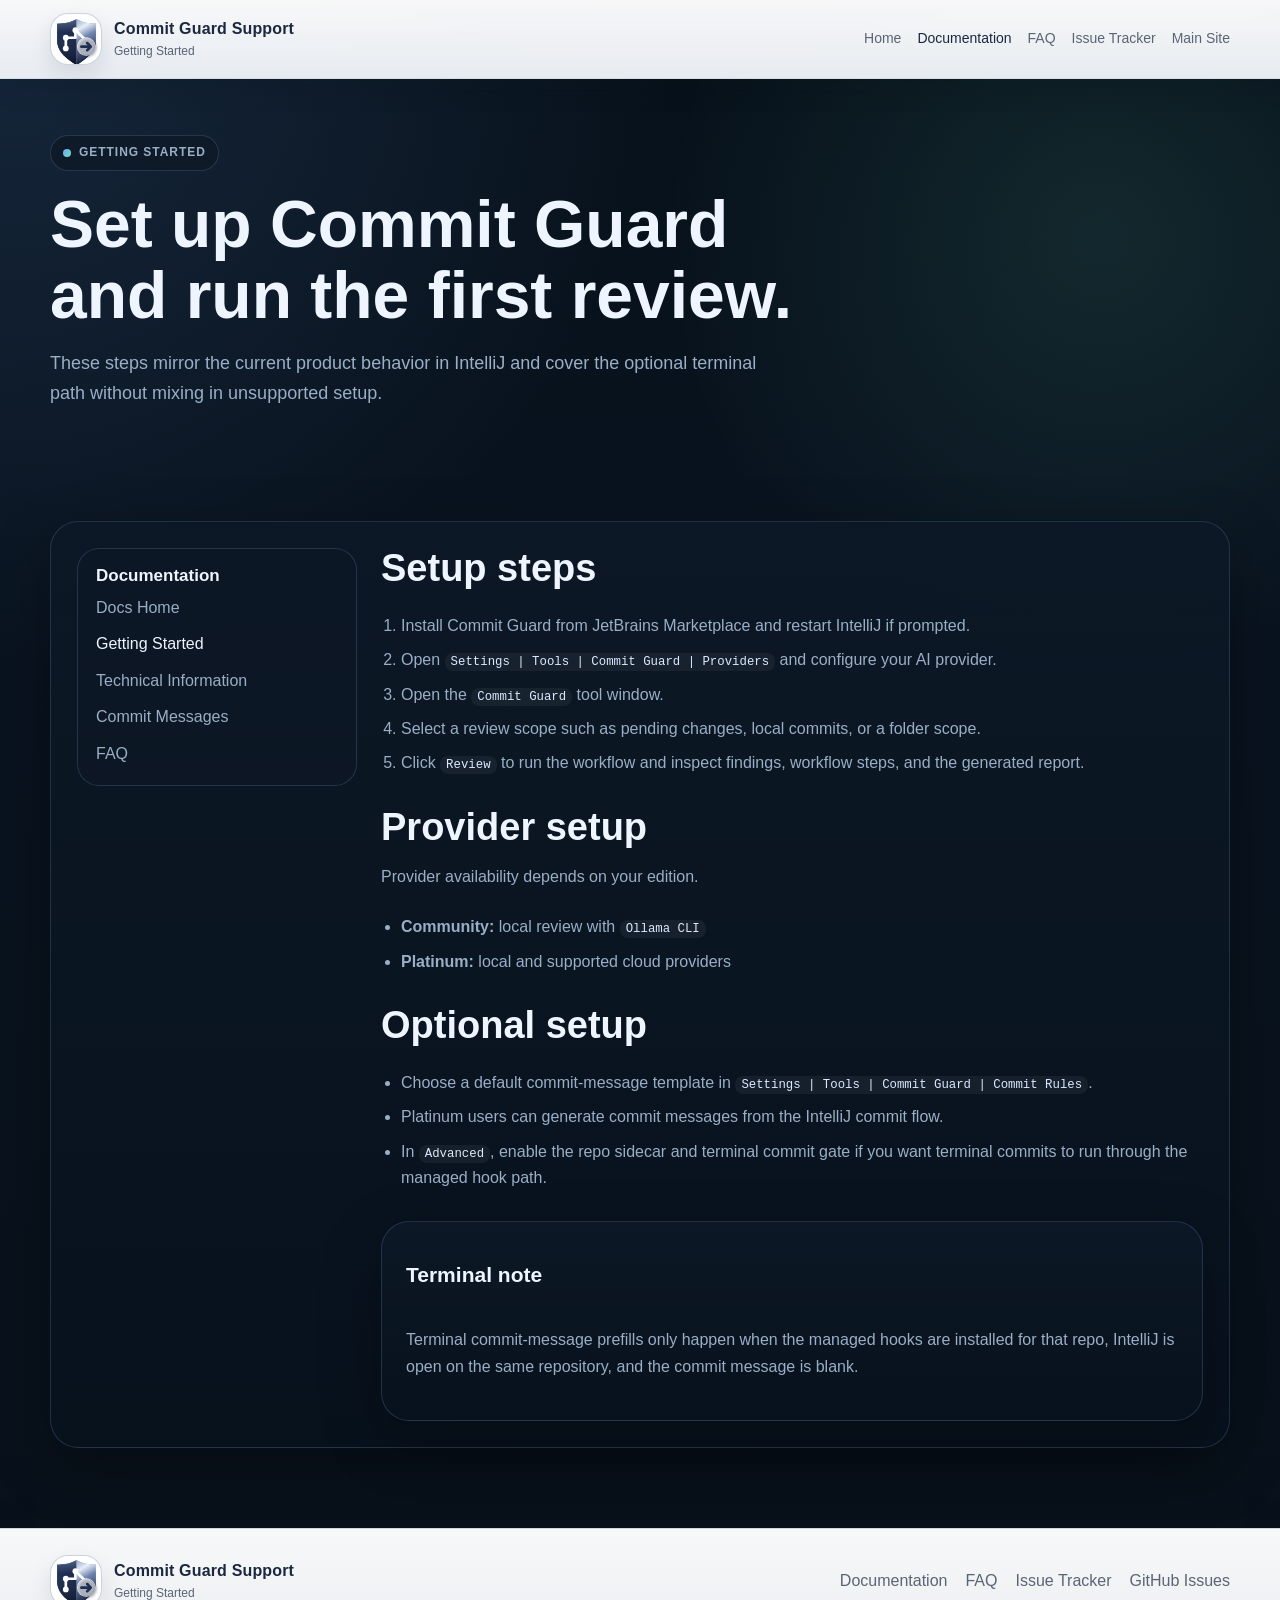
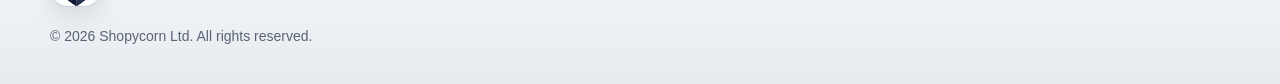
<file: docs/getting-started/index.html>
<!doctype html>
<html lang="en">
  <head>
    <meta charset="utf-8" />
    <meta name="viewport" content="width=device-width, initial-scale=1" />
    <title>Commit Guard Docs | Getting Started</title>
    <meta
      name="description"
      content="Getting started with Commit Guard in IntelliJ: install, configure providers, run reviews, and enable optional terminal workflows."
    />
    <link rel="stylesheet" href="../../assets/site.css" />
  </head>
  <body>
    <header class="site-header">
      <div class="container nav-shell">
        <a class="brand" href="../../">
          <span class="brand-logo" aria-hidden="true">
            <img src="../../assets/commit-guard-logo.svg" alt="Commit Guard logo" width="52" height="52" />
          </span>
          <span>
            <strong>Commit Guard Support</strong>
            <em>Getting Started</em>
          </span>
        </a>

        <nav class="site-nav" aria-label="Primary">
          <a href="../../">Home</a>
          <a href="../" aria-current="page">Documentation</a>
          <a href="../faq/">FAQ</a>
          <a href="../../issue-tracker/">Issue Tracker</a>
          <a href="https://shopycorn.co.uk/">Main Site</a>
        </nav>
      </div>
    </header>

    <main>
      <section class="page-hero">
        <div class="container">
          <div class="eyebrow">Getting Started</div>
          <h1>Set up Commit Guard and run the first review.</h1>
          <p class="lede">
            These steps mirror the current product behavior in IntelliJ and cover the optional terminal path without mixing in unsupported setup.
          </p>
        </div>
      </section>

      <section class="section">
        <div class="container doc-shell">
          <aside class="doc-sidebar">
            <div class="sidebar-card">
              <h3>Documentation</h3>
              <div class="sidebar-links">
                <a href="../">Docs Home</a>
                <a href="./" aria-current="page">Getting Started</a>
                <a href="../technical-information/">Technical Information</a>
                <a href="../commit-messages/">Commit Messages</a>
                <a href="../faq/">FAQ</a>
              </div>
            </div>
          </aside>

          <div class="doc-body">
            <section>
              <h2>Setup steps</h2>
              <ol class="doc-list">
                <li>Install Commit Guard from JetBrains Marketplace and restart IntelliJ if prompted.</li>
                <li>Open <code>Settings | Tools | Commit Guard | Providers</code> and configure your AI provider.</li>
                <li>Open the <code>Commit Guard</code> tool window.</li>
                <li>Select a review scope such as pending changes, local commits, or a folder scope.</li>
                <li>Click <code>Review</code> to run the workflow and inspect findings, workflow steps, and the generated report.</li>
              </ol>
            </section>

            <section>
              <h2>Provider setup</h2>
              <p>Provider availability depends on your edition.</p>
              <ul class="doc-list">
                <li><strong>Community:</strong> local review with <code>Ollama CLI</code></li>
                <li><strong>Platinum:</strong> local and supported cloud providers</li>
              </ul>
            </section>

            <section>
              <h2>Optional setup</h2>
              <ul class="doc-list">
                <li>Choose a default commit-message template in <code>Settings | Tools | Commit Guard | Commit Rules</code>.</li>
                <li>Platinum users can generate commit messages from the IntelliJ commit flow.</li>
                <li>In <code>Advanced</code>, enable the repo sidecar and terminal commit gate if you want terminal commits to run through the managed hook path.</li>
              </ul>
            </section>

            <section>
              <div class="notice-panel">
                <h3>Terminal note</h3>
                <p>
                  Terminal commit-message prefills only happen when the managed hooks are installed for that repo, IntelliJ is open on the same repository, and the commit message is blank.
                </p>
              </div>
            </section>
          </div>
        </div>
      </section>
    </main>

    <footer class="site-footer">
      <div class="container footer-grid">
        <a class="brand" href="../../">
          <span class="brand-logo" aria-hidden="true">
            <img src="../../assets/commit-guard-logo.svg" alt="" width="52" height="52" />
          </span>
          <span>
            <strong>Commit Guard Support</strong>
            <em>Getting Started</em>
          </span>
        </a>

        <div class="footer-links">
          <a href="../">Documentation</a>
          <a href="../faq/">FAQ</a>
          <a href="../../issue-tracker/">Issue Tracker</a>
          <a href="https://github.com/shopycornltd/commit-guard-support/issues">GitHub Issues</a>
        </div>
      </div>
      <div class="container footer-copy">
        <span>&copy; 2026 Shopycorn Ltd. All rights reserved.</span>
      </div>
    </footer>
  </body>
</html>
</file>
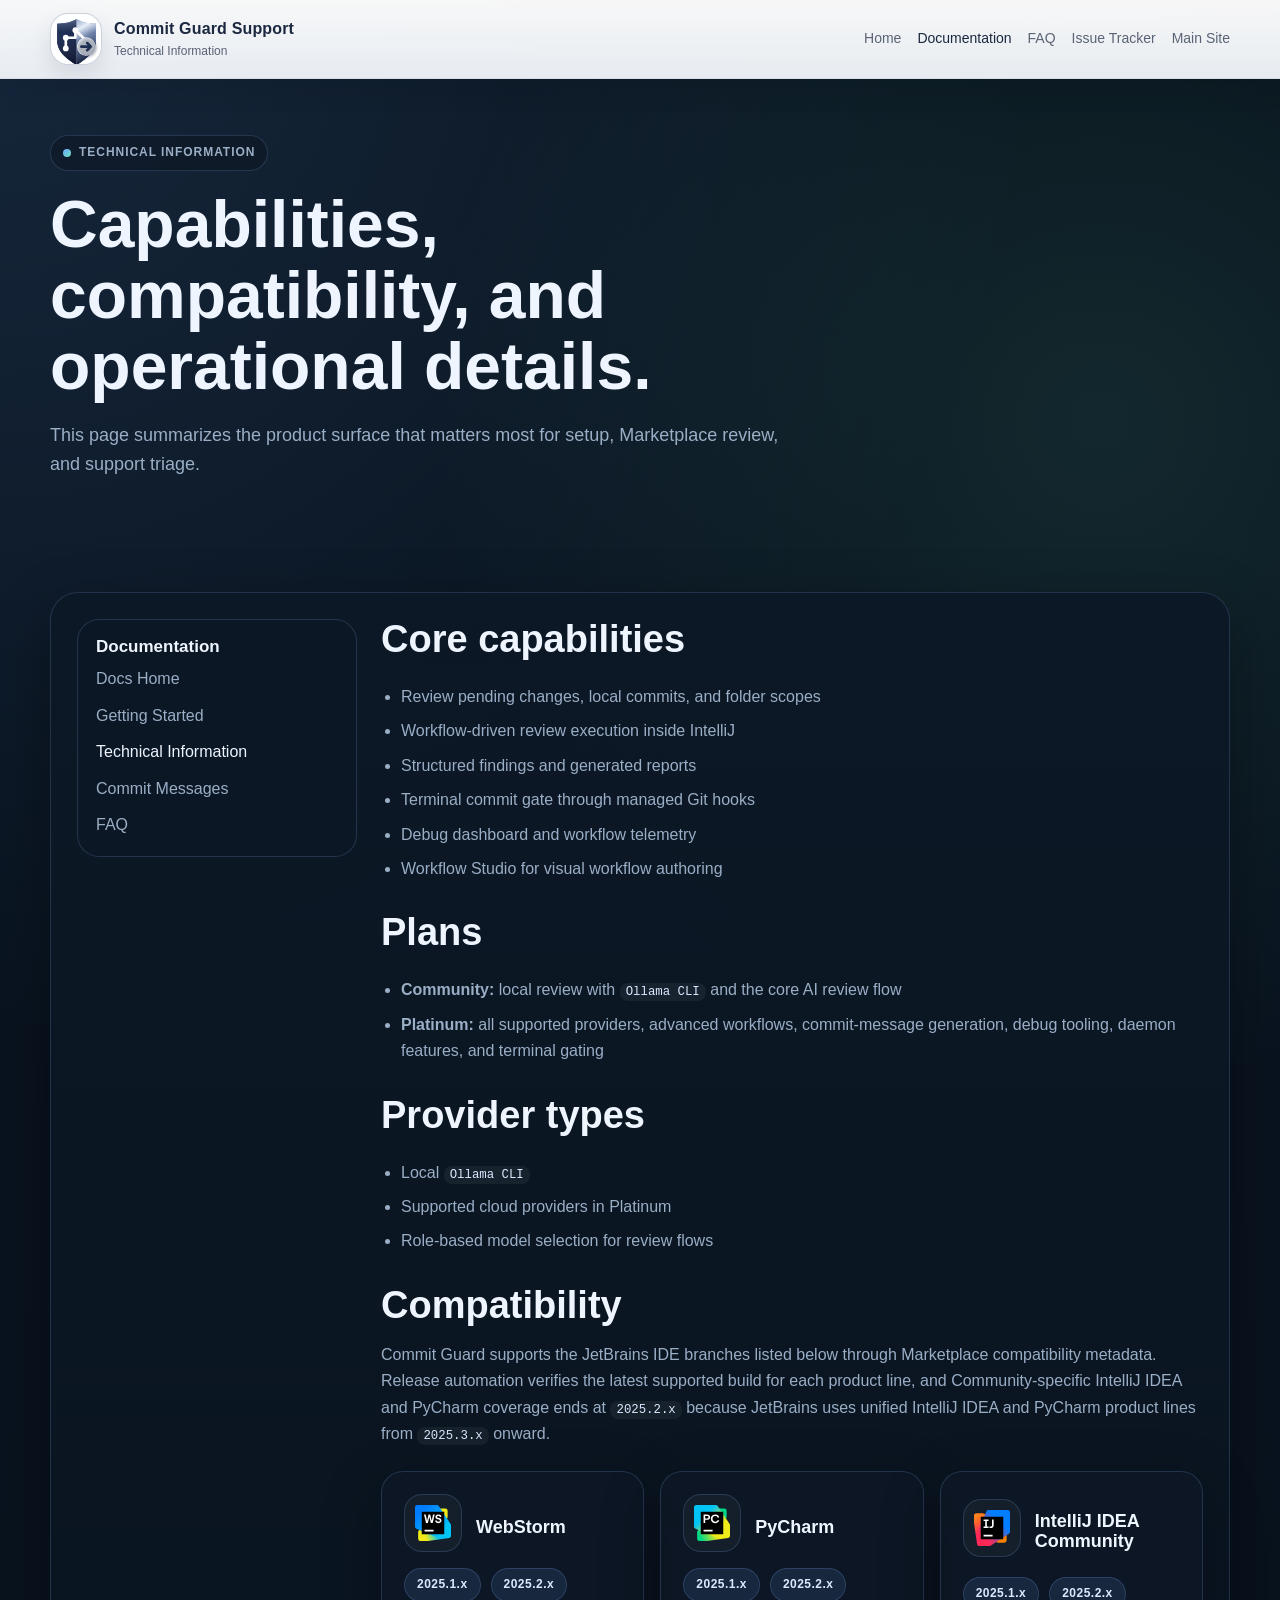
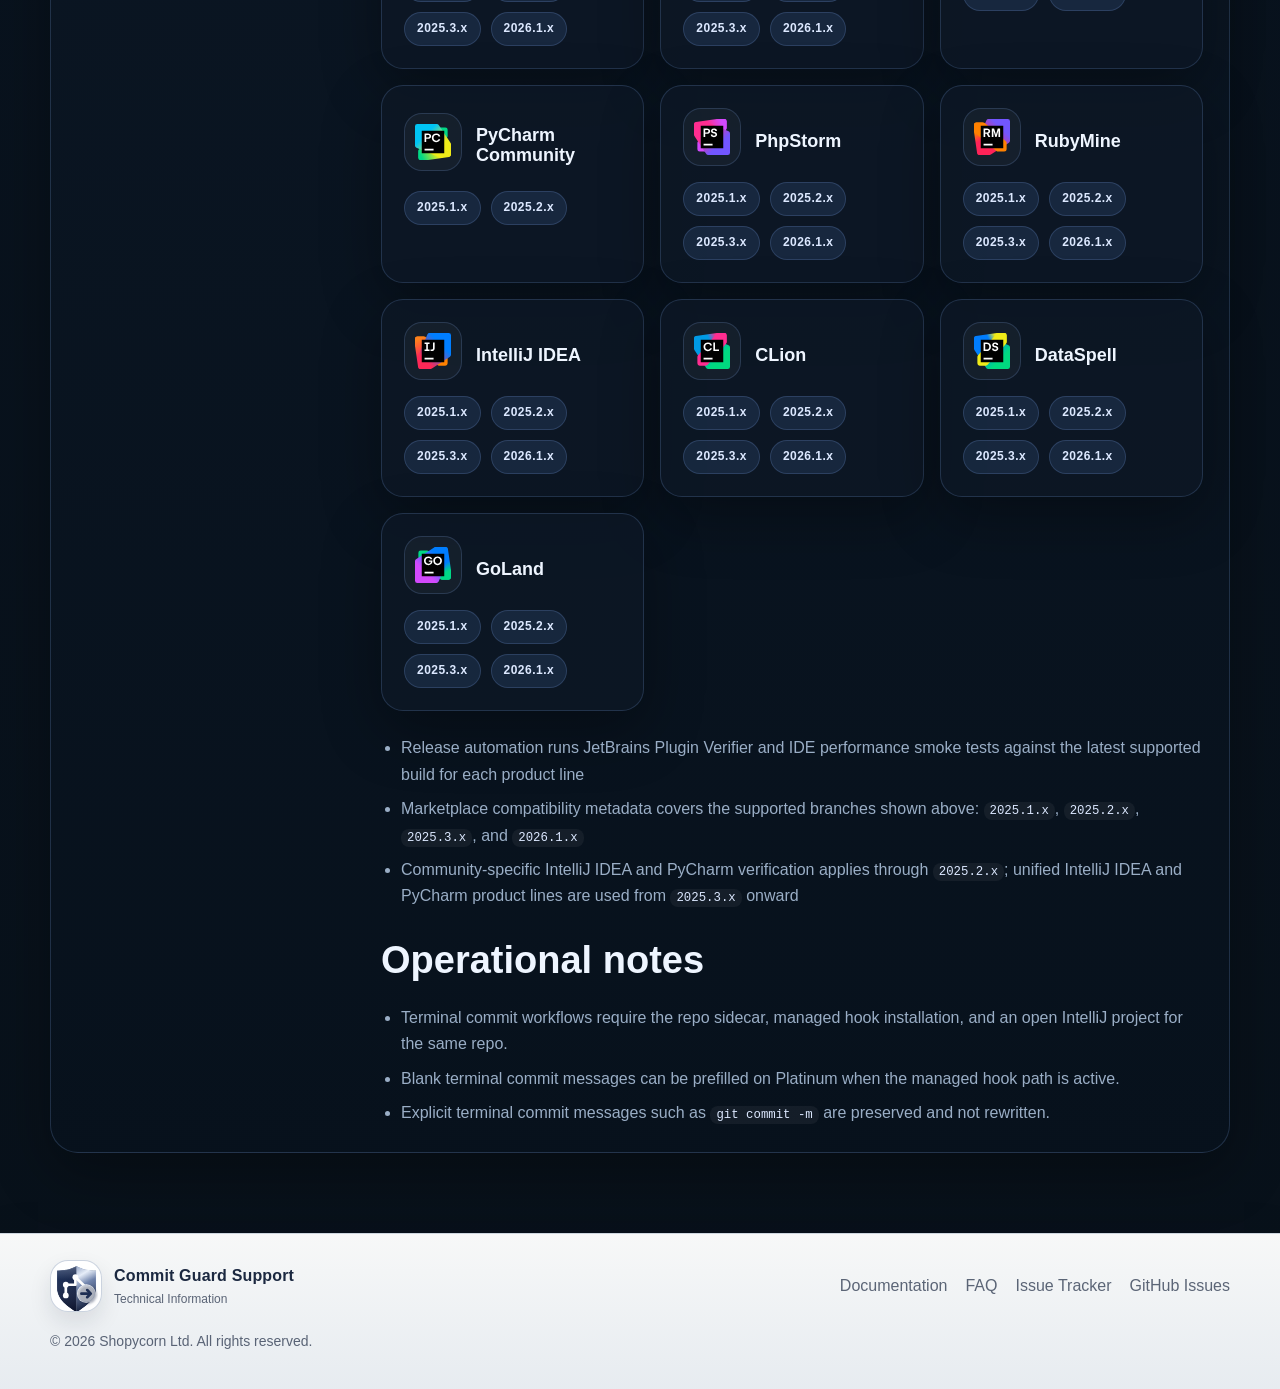
<file: docs/technical-information/index.html>
<!doctype html>
<html lang="en">
  <head>
    <meta charset="utf-8" />
    <meta name="viewport" content="width=device-width, initial-scale=1" />
    <title>Commit Guard Docs | Technical Information</title>
    <meta
      name="description"
      content="Technical information for Commit Guard, including providers, workflows, compatibility, plans, and operational notes."
    />
    <link rel="stylesheet" href="../../assets/site.css" />
  </head>
  <body>
    <header class="site-header">
      <div class="container nav-shell">
        <a class="brand" href="../../">
          <span class="brand-logo" aria-hidden="true">
            <img src="../../assets/commit-guard-logo.svg" alt="Commit Guard logo" width="52" height="52" />
          </span>
          <span>
            <strong>Commit Guard Support</strong>
            <em>Technical Information</em>
          </span>
        </a>

        <nav class="site-nav" aria-label="Primary">
          <a href="../../">Home</a>
          <a href="../" aria-current="page">Documentation</a>
          <a href="../faq/">FAQ</a>
          <a href="../../issue-tracker/">Issue Tracker</a>
          <a href="https://shopycorn.co.uk/">Main Site</a>
        </nav>
      </div>
    </header>

    <main>
      <section class="page-hero">
        <div class="container">
          <div class="eyebrow">Technical Information</div>
          <h1>Capabilities, compatibility, and operational details.</h1>
          <p class="lede">
            This page summarizes the product surface that matters most for setup, Marketplace review, and support triage.
          </p>
        </div>
      </section>

      <section class="section">
        <div class="container doc-shell">
          <aside class="doc-sidebar">
            <div class="sidebar-card">
              <h3>Documentation</h3>
              <div class="sidebar-links">
                <a href="../">Docs Home</a>
                <a href="../getting-started/">Getting Started</a>
                <a href="./" aria-current="page">Technical Information</a>
                <a href="../commit-messages/">Commit Messages</a>
                <a href="../faq/">FAQ</a>
              </div>
            </div>
          </aside>

          <div class="doc-body">
            <section>
              <h2>Core capabilities</h2>
              <ul class="doc-list">
                <li>Review pending changes, local commits, and folder scopes</li>
                <li>Workflow-driven review execution inside IntelliJ</li>
                <li>Structured findings and generated reports</li>
                <li>Terminal commit gate through managed Git hooks</li>
                <li>Debug dashboard and workflow telemetry</li>
                <li>Workflow Studio for visual workflow authoring</li>
              </ul>
            </section>

            <section>
              <h2>Plans</h2>
              <ul class="doc-list">
                <li><strong>Community:</strong> local review with <code>Ollama CLI</code> and the core AI review flow</li>
                <li><strong>Platinum:</strong> all supported providers, advanced workflows, commit-message generation, debug tooling, daemon features, and terminal gating</li>
              </ul>
            </section>

            <section>
              <h2>Provider types</h2>
              <ul class="doc-list">
                <li>Local <code>Ollama CLI</code></li>
                <li>Supported cloud providers in Platinum</li>
                <li>Role-based model selection for review flows</li>
              </ul>
            </section>

            <section>
              <h2>Compatibility</h2>
              <p class="muted">
                Commit Guard supports the JetBrains IDE branches listed below through Marketplace compatibility metadata. Release automation verifies the latest supported
                build for each product line, and Community-specific IntelliJ IDEA and PyCharm coverage ends at <code>2025.2.x</code> because JetBrains uses unified
                IntelliJ IDEA and PyCharm product lines from <code>2025.3.x</code> onward.
              </p>

              <div class="compatibility-grid" aria-label="Supported JetBrains IDEs and version branches">
                <article class="ide-card">
                  <div class="ide-card-header">
                    <span class="ide-mark" aria-hidden="true">
                      <img src="../../assets/ide-logos/webstorm.svg" alt="" width="64" height="64" loading="lazy" />
                    </span>
                    <h3>WebStorm</h3>
                  </div>
                  <div class="version-chips" aria-label="Supported versions for WebStorm">
                    <span class="version-chip">2025.1.x</span>
                    <span class="version-chip">2025.2.x</span>
                    <span class="version-chip">2025.3.x</span>
                    <span class="version-chip">2026.1.x</span>
                  </div>
                </article>

                <article class="ide-card">
                  <div class="ide-card-header">
                    <span class="ide-mark" aria-hidden="true">
                      <img src="../../assets/ide-logos/pycharm.svg" alt="" width="64" height="64" loading="lazy" />
                    </span>
                    <h3>PyCharm</h3>
                  </div>
                  <div class="version-chips" aria-label="Supported versions for PyCharm">
                    <span class="version-chip">2025.1.x</span>
                    <span class="version-chip">2025.2.x</span>
                    <span class="version-chip">2025.3.x</span>
                    <span class="version-chip">2026.1.x</span>
                  </div>
                </article>

                <article class="ide-card">
                  <div class="ide-card-header">
                    <span class="ide-mark" aria-hidden="true">
                      <img src="../../assets/ide-logos/intellij-idea.svg" alt="" width="64" height="64" loading="lazy" />
                    </span>
                    <h3>IntelliJ IDEA Community</h3>
                  </div>
                  <div class="version-chips" aria-label="Supported versions for IntelliJ IDEA Community">
                    <span class="version-chip">2025.1.x</span>
                    <span class="version-chip">2025.2.x</span>
                  </div>
                </article>

                <article class="ide-card">
                  <div class="ide-card-header">
                    <span class="ide-mark" aria-hidden="true">
                      <img src="../../assets/ide-logos/pycharm.svg" alt="" width="64" height="64" loading="lazy" />
                    </span>
                    <h3>PyCharm Community</h3>
                  </div>
                  <div class="version-chips" aria-label="Supported versions for PyCharm Community">
                    <span class="version-chip">2025.1.x</span>
                    <span class="version-chip">2025.2.x</span>
                  </div>
                </article>

                <article class="ide-card">
                  <div class="ide-card-header">
                    <span class="ide-mark" aria-hidden="true">
                      <img src="../../assets/ide-logos/phpstorm.svg" alt="" width="64" height="64" loading="lazy" />
                    </span>
                    <h3>PhpStorm</h3>
                  </div>
                  <div class="version-chips" aria-label="Supported versions for PhpStorm">
                    <span class="version-chip">2025.1.x</span>
                    <span class="version-chip">2025.2.x</span>
                    <span class="version-chip">2025.3.x</span>
                    <span class="version-chip">2026.1.x</span>
                  </div>
                </article>

                <article class="ide-card">
                  <div class="ide-card-header">
                    <span class="ide-mark" aria-hidden="true">
                      <img src="../../assets/ide-logos/rubymine.svg" alt="" width="64" height="64" loading="lazy" />
                    </span>
                    <h3>RubyMine</h3>
                  </div>
                  <div class="version-chips" aria-label="Supported versions for RubyMine">
                    <span class="version-chip">2025.1.x</span>
                    <span class="version-chip">2025.2.x</span>
                    <span class="version-chip">2025.3.x</span>
                    <span class="version-chip">2026.1.x</span>
                  </div>
                </article>

                <article class="ide-card">
                  <div class="ide-card-header">
                    <span class="ide-mark" aria-hidden="true">
                      <img src="../../assets/ide-logos/intellij-idea.svg" alt="" width="64" height="64" loading="lazy" />
                    </span>
                    <h3>IntelliJ IDEA</h3>
                  </div>
                  <div class="version-chips" aria-label="Supported versions for IntelliJ IDEA">
                    <span class="version-chip">2025.1.x</span>
                    <span class="version-chip">2025.2.x</span>
                    <span class="version-chip">2025.3.x</span>
                    <span class="version-chip">2026.1.x</span>
                  </div>
                </article>

                <article class="ide-card">
                  <div class="ide-card-header">
                    <span class="ide-mark" aria-hidden="true">
                      <img src="../../assets/ide-logos/clion.svg" alt="" width="64" height="64" loading="lazy" />
                    </span>
                    <h3>CLion</h3>
                  </div>
                  <div class="version-chips" aria-label="Supported versions for CLion">
                    <span class="version-chip">2025.1.x</span>
                    <span class="version-chip">2025.2.x</span>
                    <span class="version-chip">2025.3.x</span>
                    <span class="version-chip">2026.1.x</span>
                  </div>
                </article>

                <article class="ide-card">
                  <div class="ide-card-header">
                    <span class="ide-mark" aria-hidden="true">
                      <img src="../../assets/ide-logos/dataspell.svg" alt="" width="64" height="64" loading="lazy" />
                    </span>
                    <h3>DataSpell</h3>
                  </div>
                  <div class="version-chips" aria-label="Supported versions for DataSpell">
                    <span class="version-chip">2025.1.x</span>
                    <span class="version-chip">2025.2.x</span>
                    <span class="version-chip">2025.3.x</span>
                    <span class="version-chip">2026.1.x</span>
                  </div>
                </article>

                <article class="ide-card">
                  <div class="ide-card-header">
                    <span class="ide-mark" aria-hidden="true">
                      <img src="../../assets/ide-logos/goland.svg" alt="" width="64" height="64" loading="lazy" />
                    </span>
                    <h3>GoLand</h3>
                  </div>
                  <div class="version-chips" aria-label="Supported versions for GoLand">
                    <span class="version-chip">2025.1.x</span>
                    <span class="version-chip">2025.2.x</span>
                    <span class="version-chip">2025.3.x</span>
                    <span class="version-chip">2026.1.x</span>
                  </div>
                </article>
              </div>

              <ul class="doc-list">
                <li>Release automation runs JetBrains Plugin Verifier and IDE performance smoke tests against the latest supported build for each product line</li>
                <li>Marketplace compatibility metadata covers the supported branches shown above: <code>2025.1.x</code>, <code>2025.2.x</code>, <code>2025.3.x</code>, and <code>2026.1.x</code></li>
                <li>Community-specific IntelliJ IDEA and PyCharm verification applies through <code>2025.2.x</code>; unified IntelliJ IDEA and PyCharm product lines are used from <code>2025.3.x</code> onward</li>
              </ul>
            </section>

            <section>
              <h2>Operational notes</h2>
              <ul class="doc-list">
                <li>Terminal commit workflows require the repo sidecar, managed hook installation, and an open IntelliJ project for the same repo.</li>
                <li>Blank terminal commit messages can be prefilled on Platinum when the managed hook path is active.</li>
                <li>Explicit terminal commit messages such as <code>git commit -m</code> are preserved and not rewritten.</li>
              </ul>
            </section>
          </div>
        </div>
      </section>
    </main>

    <footer class="site-footer">
      <div class="container footer-grid">
        <a class="brand" href="../../">
          <span class="brand-logo" aria-hidden="true">
            <img src="../../assets/commit-guard-logo.svg" alt="" width="52" height="52" />
          </span>
          <span>
            <strong>Commit Guard Support</strong>
            <em>Technical Information</em>
          </span>
        </a>

        <div class="footer-links">
          <a href="../">Documentation</a>
          <a href="../faq/">FAQ</a>
          <a href="../../issue-tracker/">Issue Tracker</a>
          <a href="https://github.com/shopycornltd/commit-guard-support/issues">GitHub Issues</a>
        </div>
      </div>
      <div class="container footer-copy">
        <span>&copy; 2026 Shopycorn Ltd. All rights reserved.</span>
      </div>
    </footer>
  </body>
</html>
</file>
<file: assets/site.css>
:root {
  --bg: #081019;
  --bg-soft: #0d1826;
  --panel: rgba(10, 18, 29, 0.86);
  --panel-2: rgba(14, 25, 40, 0.94);
  --border: rgba(139, 184, 255, 0.18);
  --text: #eef5ff;
  --muted: #9aaec6;
  --accent: #6ca7ff;
  --accent-2: #6de0be;
  --accent-3: #18304c;
  --shadow: 0 20px 60px rgba(0, 0, 0, 0.32);
  --radius-xl: 28px;
  --radius-lg: 22px;
  --radius-md: 16px;
  --max: 1180px;
  --chrome-bg: linear-gradient(180deg, rgba(255, 255, 255, 0.97), rgba(243, 247, 252, 0.95));
  --chrome-border: rgba(156, 170, 189, 0.34);
  --chrome-text: #1b2840;
  --chrome-muted: rgba(27, 40, 64, 0.7);
  --chrome-logo-bg: rgba(255, 255, 255, 0.92);
}

* {
  box-sizing: border-box;
}

html {
  scroll-behavior: smooth;
}

body {
  margin: 0;
  background:
    radial-gradient(circle at top left, rgba(108, 167, 255, 0.15), transparent 32%),
    radial-gradient(circle at 86% 14%, rgba(109, 224, 190, 0.11), transparent 24%),
    linear-gradient(180deg, #07111a 0%, #09131f 36%, #08111a 100%);
  color: var(--text);
  font-family: "Inter", "Segoe UI", Roboto, Helvetica, Arial, sans-serif;
  line-height: 1.65;
}

img {
  display: block;
  max-width: 100%;
}

a {
  color: inherit;
  text-decoration: none;
}

code {
  padding: 2px 6px;
  border-radius: 8px;
  background: rgba(255, 255, 255, 0.05);
  color: #dce8ff;
  font-size: 0.95em;
}

.container {
  width: min(calc(100% - 32px), var(--max));
  margin: 0 auto;
}

.site-header {
  position: sticky;
  top: 0;
  z-index: 40;
  backdrop-filter: blur(18px);
  background: var(--chrome-bg);
  border-bottom: 1px solid var(--chrome-border);
  box-shadow: 0 10px 24px rgba(11, 18, 31, 0.12);
}

.nav-shell {
  display: flex;
  align-items: center;
  justify-content: space-between;
  gap: 20px;
  min-height: 78px;
}

.brand {
  display: inline-flex;
  align-items: center;
  gap: 12px;
}

.brand-logo {
  width: 52px;
  height: 52px;
  flex: 0 0 52px;
  border-radius: 18px;
  overflow: hidden;
  background: var(--chrome-logo-bg);
  border: 1px solid rgba(184, 195, 211, 0.72);
  box-shadow: 0 10px 22px rgba(20, 29, 51, 0.1);
}

.brand-logo img {
  width: 114%;
  height: 114%;
  max-width: none;
  margin: -7%;
}

.brand span {
  display: grid;
}

.brand strong {
  font-size: 16px;
  letter-spacing: 0.01em;
  color: var(--chrome-text);
}

.brand em {
  color: var(--chrome-muted);
  font-style: normal;
  font-size: 12px;
}

.site-nav {
  display: flex;
  flex-wrap: wrap;
  gap: 16px;
  color: var(--chrome-muted);
  font-size: 14px;
}

.site-nav a:hover,
.site-nav a[aria-current="page"],
.footer-links a:hover,
.inline-link:hover {
  color: var(--chrome-text);
}

.hero-band,
.section,
.page-hero {
  padding: 56px 0;
}

.hero-grid,
.page-grid {
  display: grid;
  grid-template-columns: 1.08fr 0.92fr;
  gap: 32px;
  align-items: center;
}

.eyebrow {
  display: inline-flex;
  align-items: center;
  gap: 8px;
  padding: 7px 12px;
  border-radius: 999px;
  border: 1px solid var(--border);
  background: rgba(14, 24, 38, 0.72);
  color: var(--muted);
  font-size: 12px;
  font-weight: 700;
  letter-spacing: 0.08em;
  text-transform: uppercase;
}

.eyebrow::before {
  content: "";
  width: 8px;
  height: 8px;
  border-radius: 999px;
  background: linear-gradient(135deg, var(--accent), var(--accent-2));
}

h1,
h2,
h3 {
  margin: 0;
  line-height: 1.08;
}

h1 {
  margin-top: 18px;
  font-size: clamp(40px, 7vw, 66px);
  max-width: 760px;
}

h2 {
  font-size: clamp(30px, 4vw, 46px);
  max-width: 860px;
}

h3 {
  font-size: 21px;
}

.lede,
.section-heading p,
.info-card p,
.support-panel p,
.doc-card p,
.doc-body p,
.doc-body li,
.checklist li,
.cta-copy p,
.footer-copy,
.muted {
  color: var(--muted);
}

.lede {
  margin: 18px 0 0;
  max-width: 740px;
  font-size: 18px;
}

.hero-actions,
.card-actions,
.support-actions,
.doc-actions {
  display: flex;
  flex-wrap: wrap;
  gap: 12px;
  margin-top: 24px;
}

.button {
  display: inline-flex;
  align-items: center;
  justify-content: center;
  min-height: 46px;
  padding: 0 18px;
  border-radius: 999px;
  border: 1px solid rgba(139, 184, 255, 0.22);
  background: linear-gradient(135deg, rgba(108, 167, 255, 0.2), rgba(109, 224, 190, 0.12));
  color: var(--text);
  font-weight: 700;
  box-shadow: var(--shadow);
}

.button.secondary {
  background: rgba(255, 255, 255, 0.03);
  color: var(--muted);
  box-shadow: none;
}

.button.ghost {
  background: rgba(18, 34, 53, 0.65);
  color: #dfe8f8;
  box-shadow: none;
}

.hero-points,
.checklist,
.doc-list {
  margin: 24px 0 0;
  padding-left: 20px;
  color: var(--muted);
}

.hero-points li + li,
.checklist li + li,
.doc-list li + li {
  margin-top: 8px;
}

.hero-panel,
.support-panel,
.doc-card,
.info-card,
.cta-panel,
.doc-shell,
.notice-panel {
  border: 1px solid var(--border);
  box-shadow: var(--shadow);
}

.hero-panel,
.doc-shell,
.notice-panel,
.support-panel,
.info-card,
.doc-card,
.cta-panel {
  border-radius: var(--radius-xl);
  background: linear-gradient(180deg, rgba(13, 24, 38, 0.96), rgba(8, 18, 29, 0.9));
}

.hero-panel {
  padding: 30px;
}

.hero-panel-title {
  display: flex;
  align-items: center;
  gap: 12px;
  margin-bottom: 18px;
}

.hero-panel-title .mini-logo {
  width: 46px;
  height: 46px;
  padding: 6px;
  border-radius: 16px;
  background: rgba(15, 28, 43, 0.8);
  border: 1px solid var(--border);
}

.hero-panel-title h3 {
  font-size: 22px;
}

.section-heading {
  margin-bottom: 28px;
}

.section-heading p {
  max-width: 780px;
  margin-top: 14px;
}

.card-grid {
  display: grid;
  gap: 20px;
}

.feature-grid {
  grid-template-columns: repeat(4, minmax(0, 1fr));
}

.support-grid,
.docs-grid {
  grid-template-columns: repeat(auto-fit, minmax(240px, 1fr));
}

.info-card,
.doc-card,
.support-panel {
  padding: 24px;
}

.info-card h3,
.doc-card h3,
.support-panel h3 {
  margin-bottom: 10px;
}

.card-kicker {
  display: inline-flex;
  margin-bottom: 10px;
  padding: 6px 10px;
  border-radius: 999px;
  background: rgba(108, 167, 255, 0.12);
  color: #cfe0ff;
  font-size: 12px;
  font-weight: 700;
  letter-spacing: 0.05em;
  text-transform: uppercase;
}

.section-contrast {
  background: rgba(7, 15, 24, 0.32);
  border-top: 1px solid rgba(139, 184, 255, 0.08);
  border-bottom: 1px solid rgba(139, 184, 255, 0.08);
}

.doc-shell {
  display: grid;
  grid-template-columns: 280px minmax(0, 1fr);
  gap: 24px;
  padding: 26px;
}

.doc-sidebar {
  position: sticky;
  top: 100px;
  align-self: start;
  display: grid;
  gap: 14px;
}

.sidebar-card {
  padding: 18px;
  border-radius: var(--radius-lg);
  border: 1px solid var(--border);
  background: rgba(14, 24, 38, 0.78);
}

.sidebar-card h3 {
  margin-bottom: 10px;
  font-size: 17px;
}

.sidebar-links {
  display: grid;
  gap: 10px;
}

.sidebar-links a {
  color: var(--muted);
}

.sidebar-links a:hover,
.sidebar-links a[aria-current="page"] {
  color: var(--text);
}

.doc-body {
  min-width: 0;
}

.doc-body section + section {
  margin-top: 30px;
}

.doc-body h2 {
  font-size: clamp(26px, 4vw, 38px);
  margin-bottom: 12px;
}

.doc-body h3 {
  margin: 18px 0 10px;
}

.doc-body pre {
  overflow-x: auto;
  padding: 16px;
  border-radius: var(--radius-md);
  background: rgba(255, 255, 255, 0.04);
  border: 1px solid var(--border);
}

.compatibility-grid {
  display: grid;
  grid-template-columns: repeat(auto-fit, minmax(220px, 1fr));
  gap: 16px;
  margin-top: 24px;
}

.ide-card {
  padding: 22px;
  border-radius: var(--radius-lg);
  border: 1px solid var(--border);
  background: rgba(14, 24, 38, 0.78);
  box-shadow: var(--shadow);
}

.ide-card-header {
  display: flex;
  align-items: center;
  gap: 14px;
  margin-bottom: 16px;
}

.ide-mark {
  display: grid;
  place-items: center;
  width: 58px;
  height: 58px;
  flex: 0 0 58px;
  padding: 10px;
  border-radius: 18px;
  border: 1px solid rgba(139, 184, 255, 0.18);
  background: rgba(255, 255, 255, 0.04);
}

.ide-mark img {
  width: 100%;
  height: 100%;
  object-fit: contain;
}

.ide-card h3 {
  font-size: 18px;
}

.version-chips {
  display: flex;
  flex-wrap: wrap;
  gap: 10px;
}

.version-chip {
  display: inline-flex;
  align-items: center;
  min-height: 34px;
  padding: 0 12px;
  border-radius: 999px;
  border: 1px solid rgba(139, 184, 255, 0.18);
  background: rgba(108, 167, 255, 0.12);
  color: #dce8ff;
  font-size: 12px;
  font-weight: 700;
  letter-spacing: 0.04em;
}

.compatibility-note {
  margin-top: 18px;
  color: var(--muted);
}

.compatibility-note p {
  margin: 0;
}

.compatibility-actions {
  display: flex;
  flex-wrap: wrap;
  gap: 12px;
  margin-top: 24px;
}

.notice-panel,
.cta-panel {
  display: grid;
  gap: 14px;
  padding: 24px;
}

.footer-links {
  display: flex;
  flex-wrap: wrap;
  gap: 18px;
  color: var(--chrome-muted);
}

.site-footer {
  padding: 26px 0 36px;
  margin-top: 24px;
  border-top: 1px solid var(--chrome-border);
  background: var(--chrome-bg);
  box-shadow: 0 -10px 24px rgba(11, 18, 31, 0.08);
}

.footer-grid {
  display: flex;
  align-items: center;
  justify-content: space-between;
  gap: 20px;
}

.footer-copy {
  margin-top: 18px;
  font-size: 14px;
  color: var(--chrome-muted);
}

.inline-link {
  color: #cfe0ff;
  text-decoration: underline;
  text-decoration-color: rgba(108, 167, 255, 0.4);
  text-underline-offset: 3px;
}

.faq-list {
  display: grid;
  gap: 14px;
}

.faq-item {
  border-radius: var(--radius-lg);
  border: 1px solid var(--border);
  background: rgba(14, 24, 38, 0.78);
  overflow: hidden;
}

.faq-item summary {
  cursor: pointer;
  list-style: none;
  padding: 18px 20px;
  font-weight: 700;
}

.faq-item summary::-webkit-details-marker {
  display: none;
}

.faq-item summary::after {
  content: "+";
  float: right;
  color: var(--accent-2);
}

.faq-item[open] summary::after {
  content: "−";
}

.faq-answer {
  padding: 0 20px 20px;
  color: var(--muted);
}

.faq-answer p:last-child,
.faq-answer ul:last-child {
  margin-bottom: 0;
}

@media (max-width: 1040px) {
  .hero-grid,
  .page-grid,
  .doc-shell,
  .feature-grid,
  .support-grid,
  .docs-grid {
    grid-template-columns: 1fr;
  }

  .doc-sidebar {
    position: static;
  }
}

@media (max-width: 720px) {
  .nav-shell,
  .footer-grid {
    flex-direction: column;
    align-items: flex-start;
  }

  .hero-band,
  .section,
  .page-hero {
    padding: 40px 0;
  }

  .hero-panel,
  .info-card,
  .doc-card,
  .support-panel,
  .doc-shell,
  .notice-panel,
  .cta-panel {
    border-radius: 20px;
  }
}
</file>
